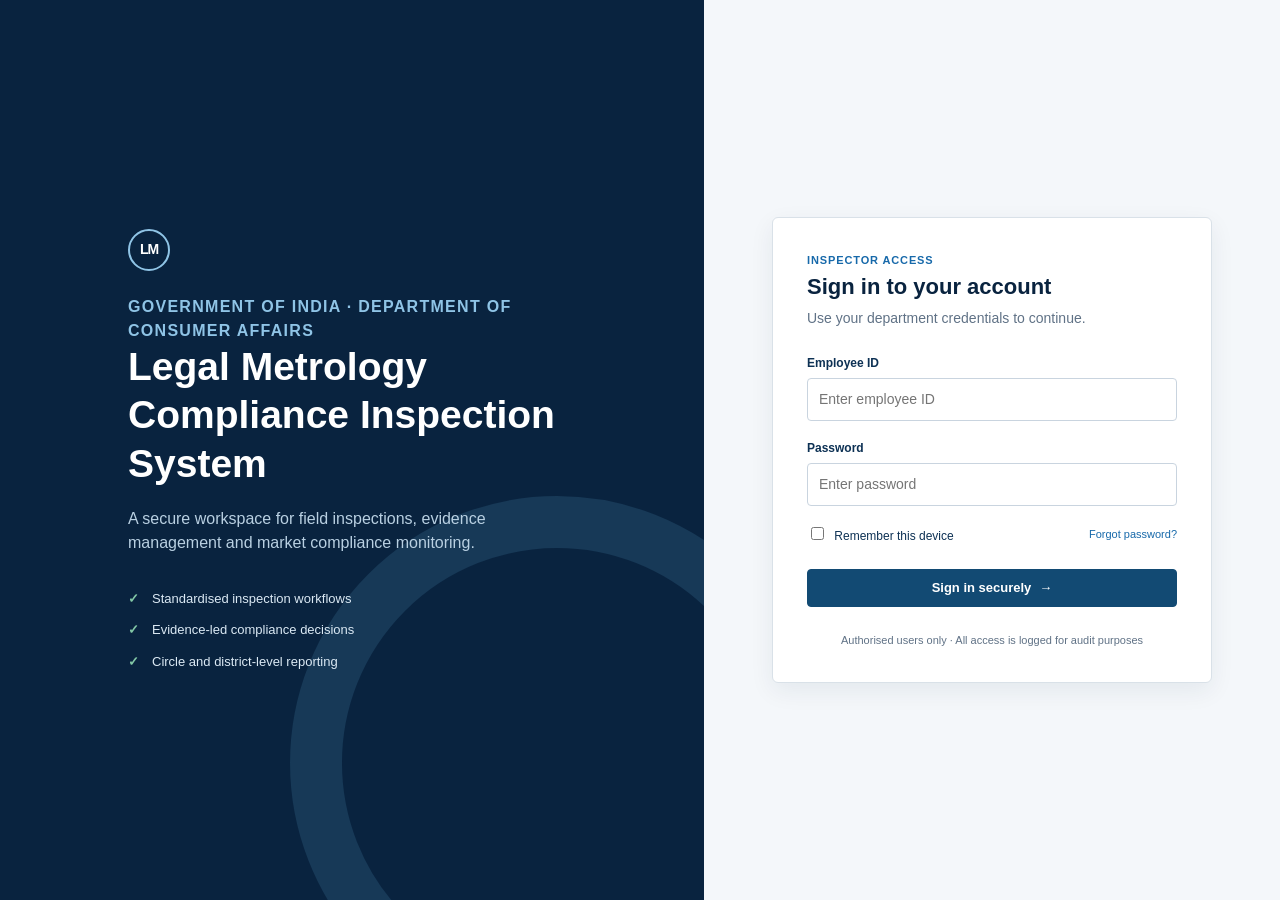
<file: index.html>
<!doctype html>
<html lang="en">
<head><meta charset="utf-8"><meta name="viewport" content="width=device-width, initial-scale=1"><title>Inspector Login | Legal Metrology</title><link rel="stylesheet" href="css/style.css"></head>
<body>
  <div class="login-page">
    <section class="login-intro">
      <div class="login-copy">
        <div class="brand-mark" aria-hidden="true">LM</div>
        <p class="eyebrow" style="color:#8fc4e6">Government of India · Department of Consumer Affairs</p>
        <h1>Legal Metrology<br>Compliance Inspection System</h1>
        <p>A secure workspace for field inspections, evidence management and market compliance monitoring.</p>
        <div class="login-points"><span>Standardised inspection workflows</span><span>Evidence-led compliance decisions</span><span>Circle and district-level reporting</span></div>
      </div>
    </section>
    <section class="login-panel">
      <form class="card login-card" onsubmit="event.preventDefault(); window.location.href='dashboard.html'">
        <p class="eyebrow">Inspector access</p><h2>Sign in to your account</h2><p class="heading-note">Use your department credentials to continue.</p>
        <div class="field"><label for="employee-id">Employee ID</label><input id="employee-id" type="text" placeholder="Enter employee ID" required></div>
        <div class="field mt-18"><label for="password">Password</label><input id="password" type="password" placeholder="Enter password" required></div>
        <div class="mt-18" style="display:flex;align-items:center;justify-content:space-between;gap:10px"><label style="font-weight:500"><input type="checkbox" style="width:auto;margin-right:7px"> Remember this device</label><a class="small" href="#" style="color:var(--blue-600)">Forgot password?</a></div>
        <button class="btn btn-primary" style="width:100%;margin-top:24px" type="submit">Sign in securely <span aria-hidden="true">→</span></button>
        <div class="login-footer">Authorised users only · All access is logged for audit purposes</div>
      </form>
    </section>
  </div>
</body>
</html>
</file>
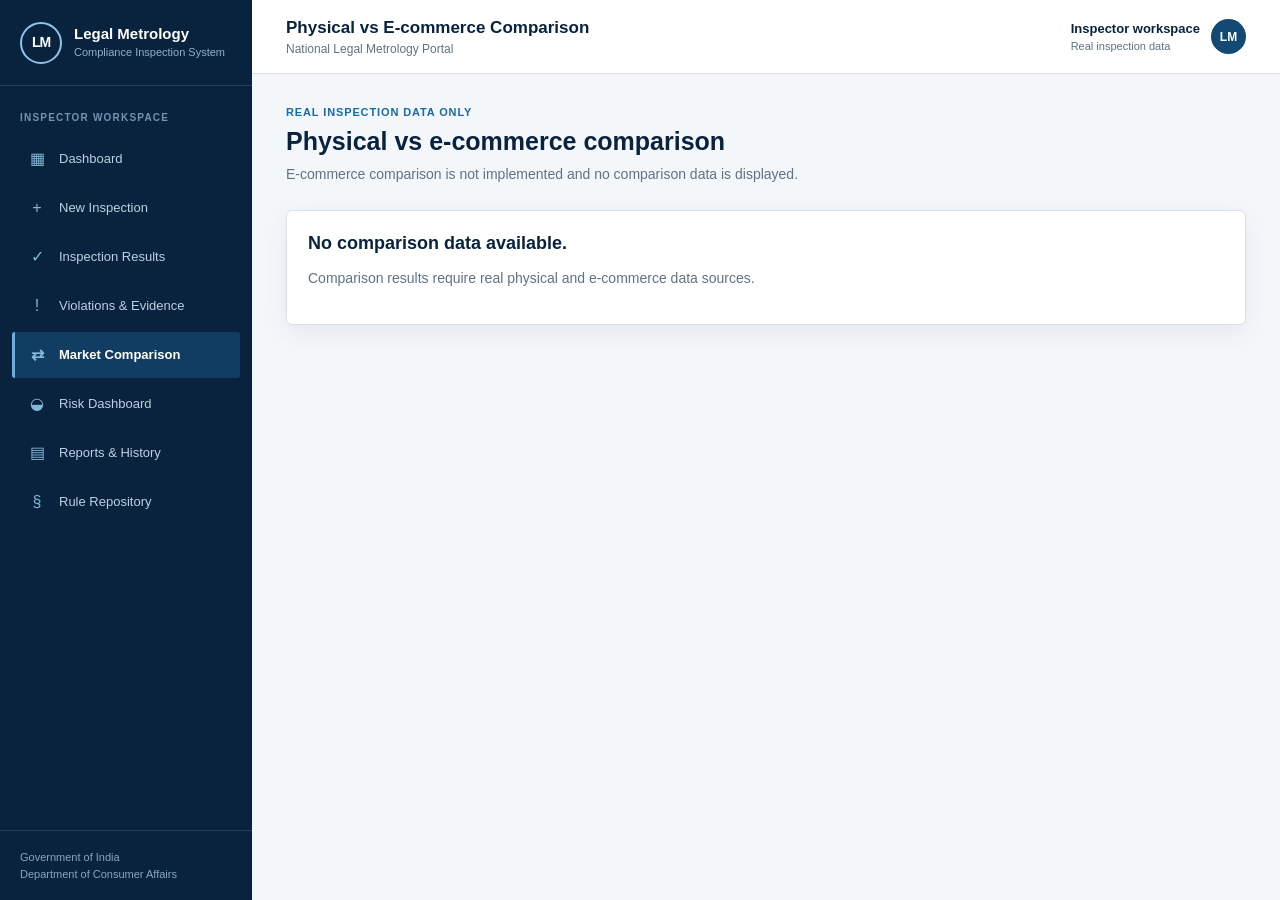
<file: comparison.html>
<!doctype html>
<html lang="en"><head><meta charset="utf-8"><meta name="viewport" content="width=device-width, initial-scale=1"><title>Market Comparison | Legal Metrology</title><link rel="stylesheet" href="css/style.css"></head><body data-page="comparison" data-title="Physical vs E-commerce Comparison"><div data-content>
<div class="page-heading"><div><p class="eyebrow">Real inspection data only</p><h1>Physical vs e-commerce comparison</h1><p class="heading-note">E-commerce comparison is not implemented and no comparison data is displayed.</p></div></div>
<section class="card"><div class="card-pad"><h2>No comparison data available.</h2><p class="muted">Comparison results require real physical and e-commerce data sources.</p></div></section>
</div><script src="js/common.js"></script></body></html>
</file>
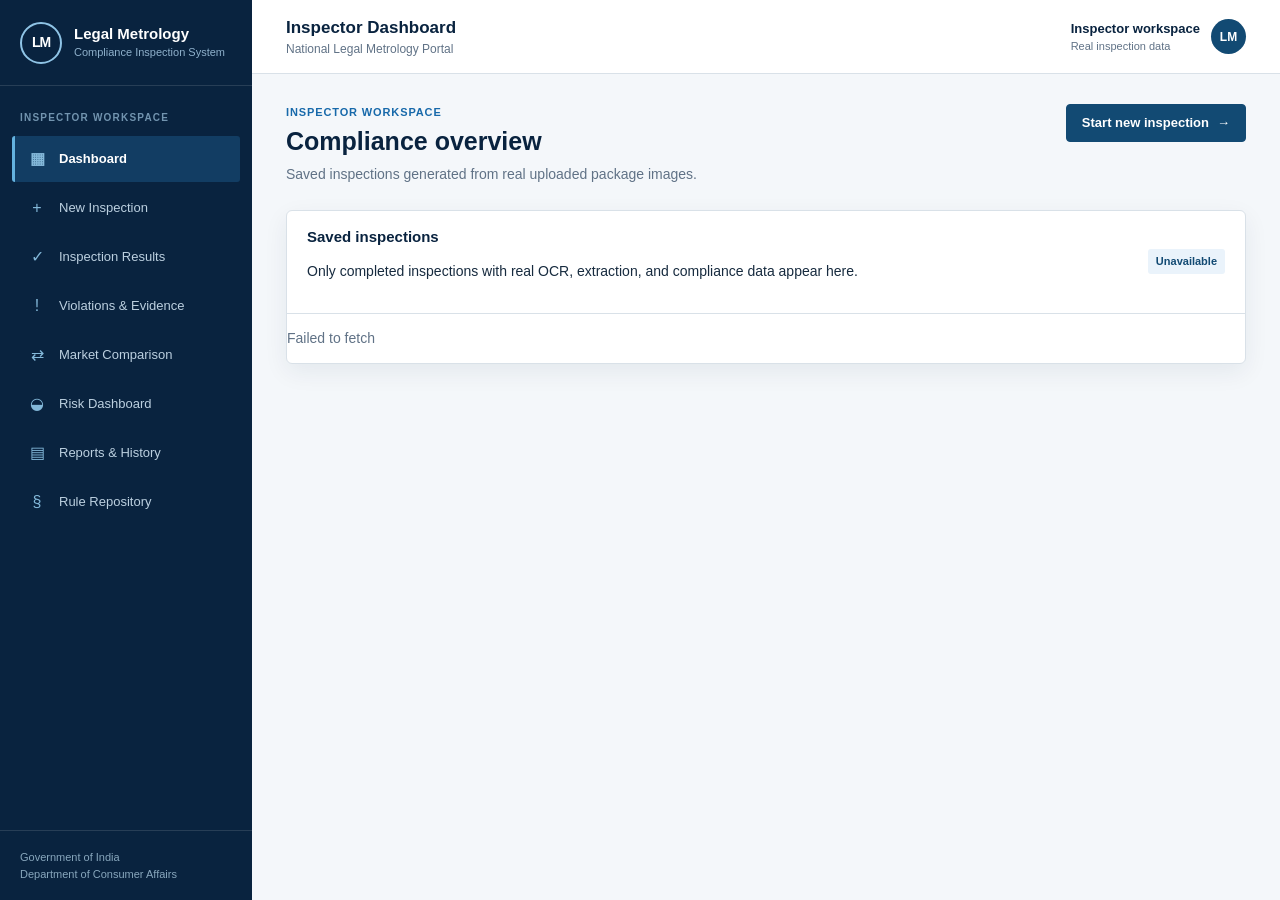
<file: dashboard.html>
<!doctype html>
<html lang="en"><head><meta charset="utf-8"><meta name="viewport" content="width=device-width, initial-scale=1"><title>Dashboard | Legal Metrology</title><link rel="stylesheet" href="css/style.css"></head><body data-page="dashboard" data-title="Inspector Dashboard"><div data-content>
<div class="page-heading"><div><p class="eyebrow">Inspector workspace</p><h1>Compliance overview</h1><p class="heading-note">Saved inspections generated from real uploaded package images.</p></div><div class="actions"><a class="btn btn-primary" href="inspection.html">Start new inspection <span aria-hidden="true">→</span></a></div></div>
<section class="card"><div class="card-header"><div><h2>Saved inspections</h2><p class="section-note">Only completed inspections with real OCR, extraction, and compliance data appear here.</p></div><span id="inspectionCount" class="badge badge-neutral">Loading...</span></div><div class="table-wrap" id="inspectionTable"><p class="muted">Loading saved inspections...</p></div></section>
</div><script src="js/common.js"></script><script>
document.addEventListener('DOMContentLoaded', async () => {
  const table = document.getElementById('inspectionTable');
  const count = document.getElementById('inspectionCount');
  try {
    const response = await fetch(`${window.API_BASE_URL}/api/inspections`);
    const payload = await response.json();
    if (!response.ok) throw new Error(payload.detail || `Unable to load inspections (${response.status})`);
    const inspections = payload.inspections || [];
    count.textContent = `${inspections.length} saved`;
    if (!inspections.length) {
      table.innerHTML = '<p class="muted">No inspections have been completed yet.</p>';
      return;
    }
    table.innerHTML = `<table><thead><tr><th>Inspection ID</th><th>Product</th><th>Manufacturer</th><th>Date</th><th>Status</th><th>Score</th><th>Actions</th></tr></thead><tbody>${inspections.map(renderInspection).join('')}</tbody></table>`;
    table.querySelectorAll('[data-delete-id]').forEach(button => button.addEventListener('click', () => deleteInspection(button.dataset.deleteId)));
  } catch (error) {
    count.textContent = 'Unavailable';
    table.innerHTML = `<p class="muted">${escapeHtml(error.message)}</p>`;
  }

});

function escapeHtml(value) { return String(value ?? '').replace(/[&<>'"]/g, character => ({ '&': '&amp;', '<': '&lt;', '>': '&gt;', "'": '&#39;', '"': '&quot;' }[character])); }

function renderInspection(inspection) {
  const statusClass = inspectionStatusClass(inspection.overall_status);
  const score = inspection.compliance_score == null ? 'Unavailable' : `${Number(inspection.compliance_score)}%`;
  const analysis = `result.html?inspectionId=${encodeURIComponent(inspection.inspection_id)}`;
  return `<tr><td><strong>${escapeHtml(inspection.inspection_id)}</strong></td><td>${escapeHtml(inspection.product_name)}</td><td>${escapeHtml(inspection.manufacturer)}</td><td>${escapeHtml(inspection.inspection_date)}</td><td><span class="badge ${statusClass}">${escapeHtml(inspection.overall_status || 'Unavailable')}</span></td><td>${score}</td><td><a class="btn" href="${analysis}">View Analysis</a> <button class="btn" type="button" data-delete-id="${escapeHtml(inspection.inspection_id)}">Delete</button></td></tr>`;
}

function inspectionStatusClass(status) {
  if (status === 'COMPLIANT') return 'badge-success';
  if (status === 'NON_COMPLIANT') return 'badge-danger';
  return 'badge-warning';
}

async function deleteInspection(inspectionId) {
  if (!window.confirm(`Delete inspection ${inspectionId}?`)) return;
  const response = await fetch(`${window.API_BASE_URL}/api/inspections/${encodeURIComponent(inspectionId)}`, { method: 'DELETE' });
  const payload = await response.json().catch(() => ({}));
  if (!response.ok) {
    window.alert(payload.detail || `Delete failed (${response.status})`);
    return;
  }
  window.location.reload();
}
</script></body></html>
</file>
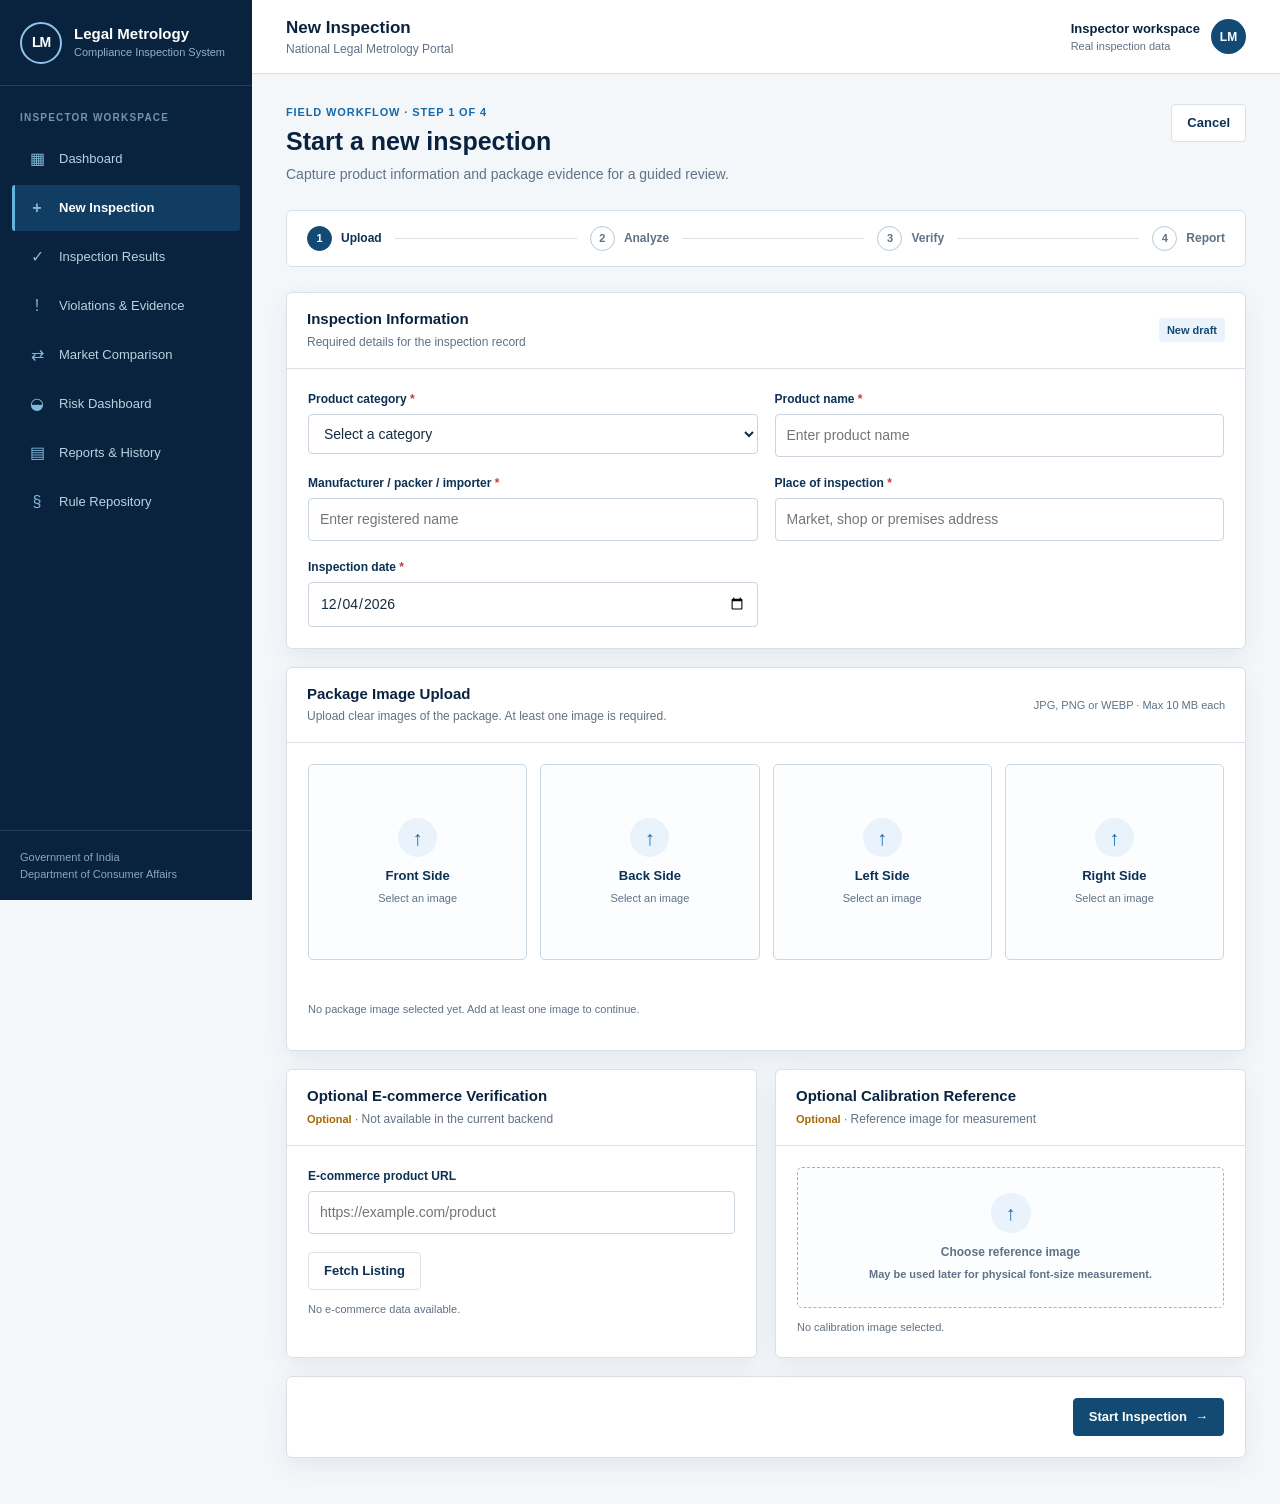
<file: inspection.html>
<!doctype html>
<html lang="en">
<head>
  <meta charset="utf-8">
  <meta name="viewport" content="width=device-width, initial-scale=1">
  <title>New Inspection | Legal Metrology</title>
  <link rel="stylesheet" href="css/style.css">
  <style>
    .inspection-workflow { display: flex; align-items: center; gap: 0; margin-bottom: 25px; padding: 15px 20px; border: 1px solid var(--line); border-radius: var(--radius); background: #fff; }
    .workflow-step { display: flex; align-items: center; gap: 9px; color: var(--muted); font-size: 12px; font-weight: 700; white-space: nowrap; }
    .workflow-step.current { color: var(--navy-900); }
    .workflow-number { width: 25px; height: 25px; display: grid; place-items: center; border: 1px solid #b8c8d5; border-radius: 50%; background: #fff; font-size: 11px; }
    .workflow-step.current .workflow-number { color: #fff; border-color: var(--navy-800); background: var(--navy-800); }
    .workflow-line { height: 1px; flex: 1; min-width: 18px; margin: 0 13px; background: var(--line); }
    .inspection-card { height: 100%; }
    .required::after { content: " *"; color: var(--red); }
    .section-note { margin: 4px 0 0; color: var(--muted); font-size: 12px; }
    .upload-grid { display: grid; grid-template-columns: repeat(4, minmax(0, 1fr)); gap: 13px; }
    .package-upload { position: relative; min-height: 194px; overflow: hidden; border: 1px solid #c9d7e2; border-radius: 5px; background: #fbfdfe; }
    .package-upload.has-file { border-color: var(--green); background: #f7fcf9; }
    .package-upload.drag-over { border-color: var(--blue-600); background: var(--blue-100); }
    .upload-trigger { min-height: 194px; width: 100%; display: grid; place-items: center; padding: 17px 10px; border: 0; color: var(--muted); background: transparent; text-align: center; }
    .upload-trigger:hover { color: var(--navy-900); background: var(--blue-100); }
    .upload-trigger:focus-visible, .upload-action:focus-visible, .remove-image:focus-visible { outline: 3px solid rgba(23,105,170,.25); outline-offset: -3px; }
    .upload-icon { width: 39px; height: 39px; display: grid; place-items: center; margin: 0 auto 9px; border-radius: 50%; color: var(--blue-600); background: var(--blue-100); font-size: 20px; }
    .upload-title { display: block; color: var(--navy-900); font-size: 13px; font-weight: 700; }
    .upload-help { display: block; margin-top: 4px; font-size: 11px; }
    .upload-preview { position: absolute; inset: 0; display: none; background: #eff5f8; }
    .package-upload.has-file .upload-preview { display: block; }
    .upload-preview img { width: 100%; height: 100%; display: block; object-fit: cover; }
    .preview-footer { position: absolute; right: 0; bottom: 0; left: 0; display: flex; align-items: center; justify-content: space-between; gap: 6px; padding: 8px; color: #fff; background: rgba(9,35,63,.9); }
    .preview-name { min-width: 0; overflow: hidden; font-size: 10px; text-overflow: ellipsis; white-space: nowrap; }
    .preview-controls { display: flex; gap: 5px; flex-shrink: 0; }
    .upload-action, .remove-image { padding: 4px 6px; border: 1px solid rgba(255,255,255,.55); border-radius: 3px; color: #fff; background: transparent; font-size: 10px; }
    .upload-action:hover, .remove-image:hover { background: rgba(255,255,255,.17); }
    .upload-error { min-height: 17px; margin: 6px 1px 0; color: var(--red); font-size: 11px; }
    .optional-tag { color: var(--amber); font-size: 11px; font-weight: 700; }
    .info-icon { display: inline-grid; place-items: center; width: 16px; height: 16px; margin-right: 4px; border-radius: 50%; color: var(--blue-600); background: var(--blue-100); font-size: 10px; font-weight: 700; }
    .processing-note { display: none; margin-top: 13px; color: var(--navy-800); font-size: 12px; }
    .processing-note.visible { display: block; }
    .spinner { width: 14px; height: 14px; display: inline-block; border: 2px solid rgba(255,255,255,.45); border-top-color: #fff; border-radius: 50%; animation: spin .7s linear infinite; }
    @keyframes spin { to { transform: rotate(360deg); } }
    @media (max-width: 1050px) { .upload-grid { grid-template-columns: repeat(2, minmax(0, 1fr)); } }
    @media (max-width: 760px) { .inspection-workflow { align-items: flex-start; overflow-x: auto; padding: 13px 14px; } .workflow-step { flex-direction: column; gap: 4px; font-size: 10px; } .workflow-line { min-width: 20px; margin-top: 12px; } .upload-grid { grid-template-columns: 1fr 1fr; gap: 10px; } .package-upload, .upload-trigger { min-height: 155px; } .upload-help { display: none; } .preview-footer { display: block; } .preview-controls { margin-top: 5px; } }
  </style>
</head>
<body data-page="inspection" data-title="New Inspection">
  <div data-content>
    <div class="page-heading">
      <div>
        <p class="eyebrow">Field workflow · Step 1 of 4</p>
        <h1>Start a new inspection</h1>
        <p class="heading-note">Capture product information and package evidence for a guided review.</p>
      </div>
      <div class="actions"><a class="btn" href="dashboard.html">Cancel</a></div>
    </div>

    <nav class="inspection-workflow" aria-label="Inspection workflow">
      <div class="workflow-step current"><span class="workflow-number">1</span><span>Upload</span></div><span class="workflow-line"></span>
      <div class="workflow-step"><span class="workflow-number">2</span><span>Analyze</span></div><span class="workflow-line"></span>
      <div class="workflow-step"><span class="workflow-number">3</span><span>Verify</span></div><span class="workflow-line"></span>
      <div class="workflow-step"><span class="workflow-number">4</span><span>Report</span></div>
    </nav>

    <form id="inspectionForm" novalidate>
      <section class="card inspection-card">
        <div class="card-header"><div><h2>Inspection Information</h2><p class="section-note">Required details for the inspection record</p></div><span class="badge badge-neutral">New draft</span></div>
        <div class="card-pad"><div class="form-grid">
          <div class="field"><label class="required" for="productCategory">Product category</label><select id="productCategory" required><option value="">Select a category</option><option>Packaged commodities</option><option>Weights and measures</option><option>Retail goods</option><option>E-commerce product</option><option>Other</option></select></div>
          <div class="field"><label class="required" for="productName">Product name</label><input id="productName" required placeholder="Enter product name"></div>
          <div class="field"><label class="required" for="manufacturer">Manufacturer / packer / importer</label><input id="manufacturer" required placeholder="Enter registered name"></div>
          <div class="field"><label class="required" for="inspectionPlace">Place of inspection</label><input id="inspectionPlace" required placeholder="Market, shop or premises address"></div>
          <div class="field"><label class="required" for="inspectionDate">Inspection date</label><input id="inspectionDate" type="date" required></div>
        </div></div>
      </section>

      <section class="card inspection-card mt-18">
        <div class="card-header"><div><h2>Package Image Upload</h2><p class="section-note">Upload clear images of the package. At least one image is required.</p></div><span class="small muted">JPG, PNG or WEBP · Max 10 MB each</span></div>
        <div class="card-pad"><div class="upload-grid">
          <div><div class="package-upload" data-upload-card="front"><button class="upload-trigger" type="button" aria-label="Select front side package image"><span><span class="upload-icon" aria-hidden="true">↑</span><span class="upload-title">Front Side</span><span class="upload-help">Select an image</span></span></button><input class="image-input" type="file" accept="image/jpeg,image/png,image/webp" hidden aria-label="Front side package image"><div class="upload-preview"><img alt="Front side package preview"><div class="preview-footer"><span class="preview-name"></span><span class="preview-controls"><button class="upload-action" type="button">Replace</button><button class="remove-image" type="button">Remove</button></span></div></div></div><div class="upload-error" aria-live="polite"></div></div>
          <div><div class="package-upload" data-upload-card="back"><button class="upload-trigger" type="button" aria-label="Select back side package image"><span><span class="upload-icon" aria-hidden="true">↑</span><span class="upload-title">Back Side</span><span class="upload-help">Select an image</span></span></button><input class="image-input" type="file" accept="image/jpeg,image/png,image/webp" hidden aria-label="Back side package image"><div class="upload-preview"><img alt="Back side package preview"><div class="preview-footer"><span class="preview-name"></span><span class="preview-controls"><button class="upload-action" type="button">Replace</button><button class="remove-image" type="button">Remove</button></span></div></div></div><div class="upload-error" aria-live="polite"></div></div>
          <div><div class="package-upload" data-upload-card="left"><button class="upload-trigger" type="button" aria-label="Select left side package image"><span><span class="upload-icon" aria-hidden="true">↑</span><span class="upload-title">Left Side</span><span class="upload-help">Select an image</span></span></button><input class="image-input" type="file" accept="image/jpeg,image/png,image/webp" hidden aria-label="Left side package image"><div class="upload-preview"><img alt="Left side package preview"><div class="preview-footer"><span class="preview-name"></span><span class="preview-controls"><button class="upload-action" type="button">Replace</button><button class="remove-image" type="button">Remove</button></span></div></div></div><div class="upload-error" aria-live="polite"></div></div>
          <div><div class="package-upload" data-upload-card="right"><button class="upload-trigger" type="button" aria-label="Select right side package image"><span><span class="upload-icon" aria-hidden="true">↑</span><span class="upload-title">Right Side</span><span class="upload-help">Select an image</span></span></button><input class="image-input" type="file" accept="image/jpeg,image/png,image/webp" hidden aria-label="Right side package image"><div class="upload-preview"><img alt="Right side package preview"><div class="preview-footer"><span class="preview-name"></span><span class="preview-controls"><button class="upload-action" type="button">Replace</button><button class="remove-image" type="button">Remove</button></span></div></div></div><div class="upload-error" aria-live="polite"></div></div>
        </div><p id="imageRequirement" class="small muted mt-18" aria-live="polite">No package image selected yet. Add at least one image to continue.</p></div>
      </section>

      <section class="grid grid-2 mt-18">
        <div class="card inspection-card"><div class="card-header"><div><h2>Optional E-commerce Verification</h2><p class="section-note"><span class="optional-tag">Optional</span> · Not available in the current backend</p></div></div><div class="card-pad"><div class="field"><label for="listingUrl">E-commerce product URL</label><input id="listingUrl" type="url" placeholder="https://example.com/product"></div><button id="fetchListing" class="btn mt-18" type="button">Fetch Listing</button><p id="listingMessage" class="small muted" aria-live="polite">No e-commerce data available.</p></div></div>
        <div class="card inspection-card"><div class="card-header"><div><h2>Optional Calibration Reference</h2><p class="section-note"><span class="optional-tag">Optional</span> · Reference image for measurement</p></div></div><div class="card-pad"><label class="empty-upload" for="calibrationImage" style="min-height:132px;cursor:pointer"><span><span class="upload-symbol">↑</span><strong>Choose reference image</strong><span class="small muted" style="display:block;margin-top:5px">May be used later for physical font-size measurement.</span></span></label><input id="calibrationImage" type="file" accept="image/jpeg,image/png,image/webp" hidden><p id="calibrationName" class="small muted mb-0" aria-live="polite">No calibration image selected.</p></div></div>
      </section>

      <section class="card mt-18"><div class="card-pad"><div class="actions"><button id="startInspection" class="btn btn-primary" type="button">Start Inspection <span aria-hidden="true">→</span></button></div><p id="processingNote" class="processing-note" aria-live="polite"></p></div></section>
    </form>
  </div>

  <script src="js/common.js"></script>
  <script>
    window.addEventListener('load', () => {
      const form = document.getElementById('inspectionForm');
      const imageCards = [...document.querySelectorAll('[data-upload-card]')];
      const dateInput = document.getElementById('inspectionDate');
      const processingNote = document.getElementById('processingNote');
      const startButton = document.getElementById('startInspection');
      const imageRequirement = document.getElementById('imageRequirement');
      const objectUrls = new Map();

      const today = new Date();
      const localDate = `${today.getFullYear()}-${String(today.getMonth() + 1).padStart(2, '0')}-${String(today.getDate()).padStart(2, '0')}`;
      dateInput.value = localDate;

      const updateImageRequirement = () => {
        const selected = imageCards.filter(card => card.querySelector('.image-input').files.length > 0).length;
        const imageWord = selected === 1 ? 'image' : 'images';
        imageRequirement.textContent = selected ? `${selected} package ${imageWord} selected.` : 'No package image selected yet. Add at least one image to continue.';
        imageRequirement.style.color = selected ? 'var(--green)' : 'var(--muted)';
      };

      imageCards.forEach(card => {
        const input = card.querySelector('.image-input');
        const trigger = card.querySelector('.upload-trigger');
        const preview = card.querySelector('.upload-preview');
        const previewImage = preview.querySelector('img');
        const previewName = preview.querySelector('.preview-name');
        const uploadError = card.parentElement.querySelector('.upload-error');
        const chooseFile = () => input.click();

        trigger.addEventListener('click', chooseFile);
        preview.querySelector('.upload-action').addEventListener('click', chooseFile);
        preview.querySelector('.remove-image').addEventListener('click', () => {
          if (objectUrls.has(input)) URL.revokeObjectURL(objectUrls.get(input));
          objectUrls.delete(input);
          input.value = '';
          card.classList.remove('has-file');
          previewImage.removeAttribute('src');
          previewName.textContent = '';
          uploadError.textContent = '';
          updateImageRequirement();
        });
        input.addEventListener('change', () => {
          const file = input.files[0];
          uploadError.textContent = '';
          if (!file) return;
          if (file.size > 10 * 1024 * 1024) {
            uploadError.textContent = 'File exceeds the 10 MB limit.';
            input.value = '';
            return;
          }
          if (objectUrls.has(input)) URL.revokeObjectURL(objectUrls.get(input));
          const url = URL.createObjectURL(file);
          objectUrls.set(input, url);
          previewImage.src = url;
          previewName.textContent = file.name;
          card.classList.add('has-file');
          updateImageRequirement();
        });
        ['dragenter', 'dragover'].forEach(eventName => card.addEventListener(eventName, event => { event.preventDefault(); card.classList.add('drag-over'); }));
        ['dragleave', 'drop'].forEach(eventName => card.addEventListener(eventName, event => { event.preventDefault(); card.classList.remove('drag-over'); }));
        card.addEventListener('drop', event => {
          const file = event.dataTransfer.files[0];
          if (!file) return;
          const transfer = new DataTransfer();
          transfer.items.add(file);
          input.files = transfer.files;
          input.dispatchEvent(new Event('change'));
        });
      });

      document.getElementById('calibrationImage').addEventListener('change', event => {
        const file = event.target.files[0];
        document.getElementById('calibrationName').textContent = file ? `Selected: ${file.name}` : 'No calibration image selected.';
      });

      document.getElementById('fetchListing').addEventListener('click', () => {
        const message = document.getElementById('listingMessage');
        message.textContent = 'No e-commerce data available.';
        message.style.color = 'var(--muted)';
      });

      const selectedImages = () => imageCards
        .map(card => card.querySelector('.image-input').files[0])
        .filter(Boolean);

      const readResponse = async response => {
        const payload = await response.json().catch(() => ({}));
        if (!response.ok) {
          throw new Error(payload.detail || `Request failed (${response.status})`);
        }
        return payload;
      };

      startButton.addEventListener('click', async event => {
        event.preventDefault();
        const images = selectedImages();
        const hasImage = images.length > 0;
        if (!form.checkValidity()) { form.reportValidity(); return; }
        if (!hasImage) {
          imageRequirement.textContent = 'Add at least one package image before starting the inspection.';
          imageRequirement.style.color = 'var(--red)';
          imageCards[0].querySelector('.upload-trigger').focus();
          return;
        }
        startButton.disabled = true;
        startButton.innerHTML = '<span class="spinner" aria-hidden="true"></span> Starting inspection';
        processingNote.classList.add('visible');

        try {
          processingNote.textContent = 'Uploading...';
          const formData = new FormData();
          formData.append('product_category', document.getElementById('productCategory').value);
          formData.append('product_name', document.getElementById('productName').value);
          formData.append('manufacturer', document.getElementById('manufacturer').value);
          formData.append('inspection_place', document.getElementById('inspectionPlace').value);
          formData.append('inspection_date', document.getElementById('inspectionDate').value);
          images.forEach(image => formData.append('images', image, image.name));

          const inspection = await readResponse(await fetch(`${window.API_BASE_URL}/api/inspections`, {
            method: 'POST',
            body: formData,
          }));

          processingNote.textContent = 'Running OCR...';
          const ocrData = new FormData();
          ocrData.append('image', images[0], images[0].name);
          const ocrResult = await readResponse(await fetch(
            `${window.API_BASE_URL}/api/inspections/${encodeURIComponent(inspection.inspection_id)}/ocr`,
            { method: 'POST', body: ocrData },
          ));

          sessionStorage.setItem(`ocr:${inspection.inspection_id}`, JSON.stringify(ocrResult));
          sessionStorage.setItem('currentInspectionId', inspection.inspection_id);
          processingNote.textContent = 'OCR completed';
          window.location.href = `result.html?inspectionId=${encodeURIComponent(inspection.inspection_id)}`;
        } catch (error) {
          processingNote.textContent = `Unable to complete inspection: ${error.message}`;
          processingNote.style.color = 'var(--red)';
          startButton.disabled = false;
          startButton.innerHTML = 'Start Inspection <span aria-hidden="true">→</span>';
        }
      });
    });
  </script>
</body>
</html>
</file>
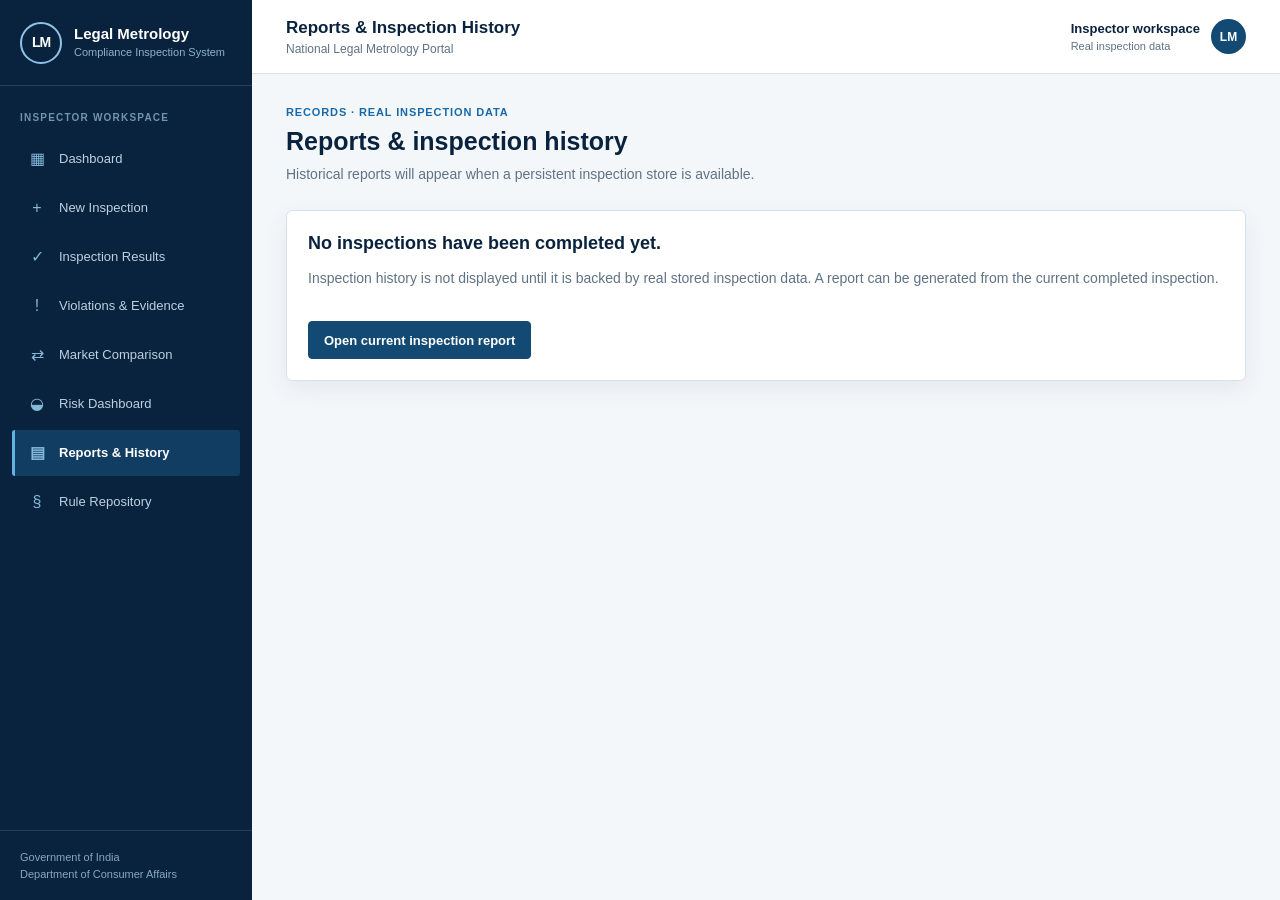
<file: reports.html>
<!doctype html>
<html lang="en"><head><meta charset="utf-8"><meta name="viewport" content="width=device-width, initial-scale=1"><title>Reports & History | Legal Metrology</title><link rel="stylesheet" href="css/style.css"></head><body data-page="reports" data-title="Reports & Inspection History"><div data-content>
<div class="page-heading"><div><p class="eyebrow">Records · Real inspection data</p><h1>Reports & inspection history</h1><p class="heading-note">Historical reports will appear when a persistent inspection store is available.</p></div></div>
<section class="card"><div class="card-pad"><h2>No inspections have been completed yet.</h2><p class="muted">Inspection history is not displayed until it is backed by real stored inspection data. A report can be generated from the current completed inspection.</p><a id="currentReport" class="btn btn-primary mt-18" hidden>Open current inspection report</a></div></section>
</div><script src="js/common.js"></script>
<script>
document.addEventListener('DOMContentLoaded', () => {
	const inspectionId = new URLSearchParams(window.location.search).get('inspectionId') || sessionStorage.getItem('currentInspectionId');
	const link = document.getElementById('currentReport');
	if (inspectionId) {
		link.hidden = false;
		link.href = `result.html?inspectionId=${encodeURIComponent(inspectionId)}`;
	}
});
</script>
</body></html>
</file>
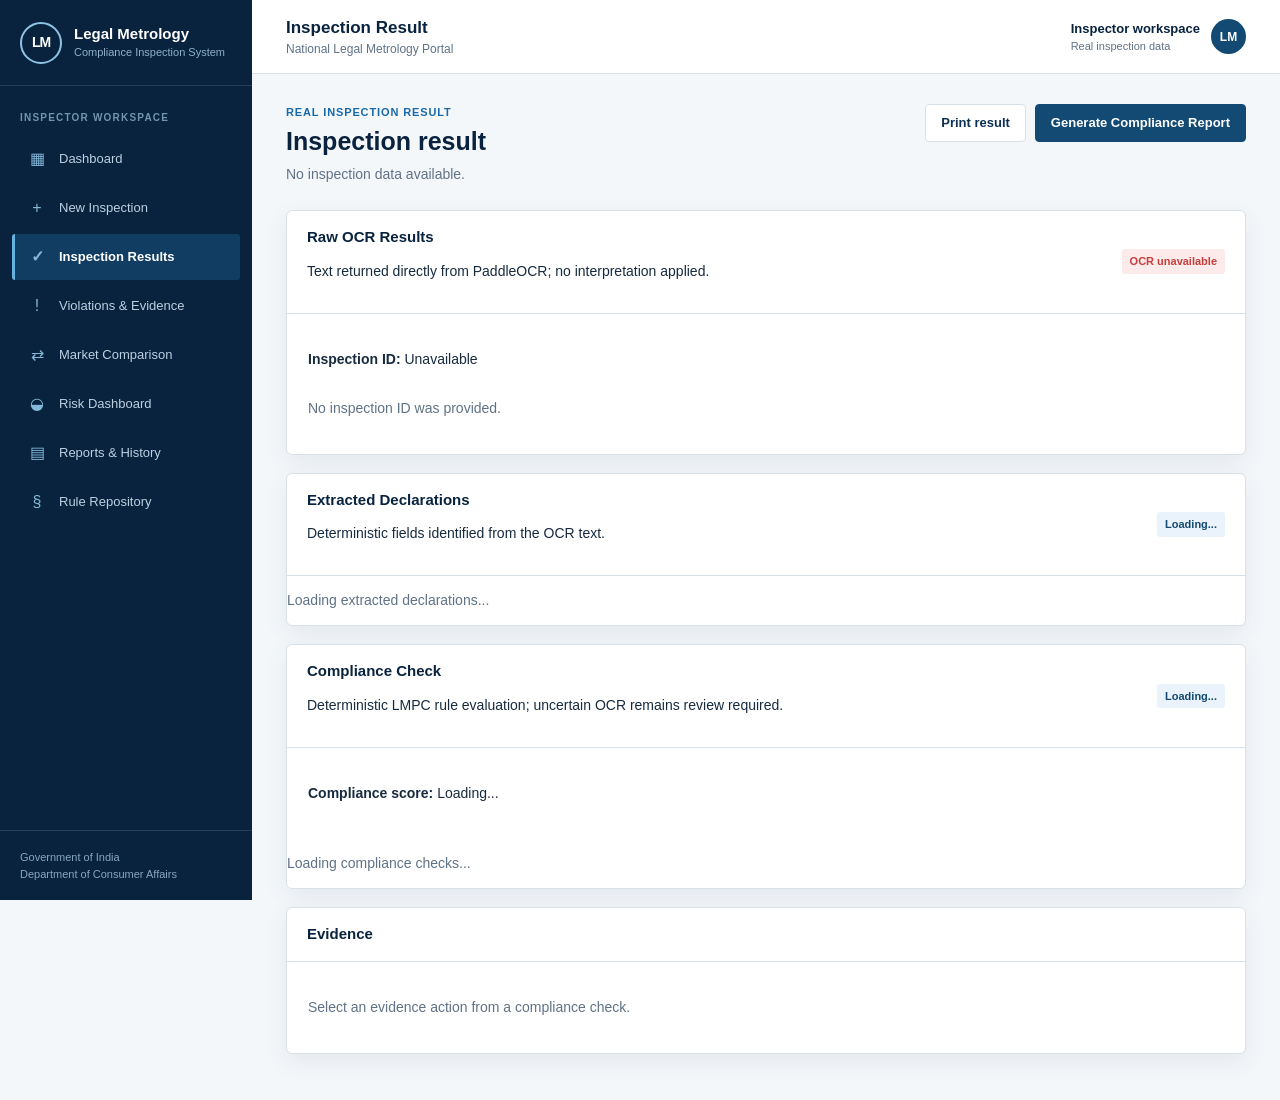
<file: result.html>
<!doctype html>
<html lang="en"><head><meta charset="utf-8"><meta name="viewport" content="width=device-width, initial-scale=1"><title>Inspection Result | Legal Metrology</title><link rel="stylesheet" href="css/style.css"></head><body data-page="result" data-title="Inspection Result"><div data-content>
<div class="page-heading"><div><p class="eyebrow">Real inspection result</p><h1>Inspection result</h1><p class="heading-note" id="inspectionContext">Loading inspection data...</p></div><div class="actions"><button class="btn" data-action="print">Print result</button><button class="btn btn-primary" id="generateReport" type="button">Generate Compliance Report</button></div></div>
<section class="card mt-18" id="rawOcrResults"><div class="card-header"><div><h2>Raw OCR Results</h2><p class="section-note">Text returned directly from PaddleOCR; no interpretation applied.</p></div><span id="ocrStatus" class="badge badge-neutral">Loading...</span></div><div class="card-pad"><p><strong>Inspection ID:</strong> <span id="ocrInspectionId">Loading...</span></p><div id="ocrDetections" class="table-wrap"><p class="muted">Loading OCR results...</p></div></div></section>
<section class="card mt-18" id="extractedDeclarations"><div class="card-header"><div><h2>Extracted Declarations</h2><p class="section-note">Deterministic fields identified from the OCR text.</p></div><span id="extractionStatus" class="badge badge-neutral">Loading...</span></div><div class="table-wrap" id="declarationFields"><p class="muted">Loading extracted declarations...</p></div></section>
<section class="card mt-18" id="complianceCheck"><div class="card-header"><div><h2>Compliance Check</h2><p class="section-note">Deterministic LMPC rule evaluation; uncertain OCR remains review required.</p></div><span id="complianceStatus" class="badge badge-neutral">Loading...</span></div><div class="card-pad"><p><strong>Compliance score:</strong> <span id="complianceScore">Loading...</span></p></div><div class="table-wrap" id="complianceFields"><p class="muted">Loading compliance checks...</p></div></section>
<section class="card mt-18" id="evidencePanel"><div class="card-header"><h2>Evidence</h2></div><div class="card-pad" id="evidenceContent"><p class="muted">Select an evidence action from a compliance check.</p></div></section>
</div><script src="js/common.js"></script><script>
	document.addEventListener('DOMContentLoaded', async () => {
		const inspectionId = new URLSearchParams(window.location.search).get('inspectionId');
		const status = document.getElementById('ocrStatus');
		const id = document.getElementById('ocrInspectionId');
		const detections = document.getElementById('ocrDetections');
		const extractionStatus = document.getElementById('extractionStatus');
		const declarationFields = document.getElementById('declarationFields');
		const inspectionContext = document.getElementById('inspectionContext');
		const complianceStatus = document.getElementById('complianceStatus');
		const complianceScore = document.getElementById('complianceScore');
		const complianceFields = document.getElementById('complianceFields');
		const generateReport = document.getElementById('generateReport');
		generateReport.addEventListener('click', async () => {
			if (!inspectionId) return;
			const originalText = generateReport.textContent;
			generateReport.disabled = true;
			generateReport.textContent = 'Generating report...';
			try {
				const response = await fetch(`${window.API_BASE_URL}/api/inspections/${encodeURIComponent(inspectionId)}/report`);
				if (!response.ok) {
					const payload = await response.json().catch(() => ({}));
					throw new Error(payload.detail || `Report generation failed (${response.status})`);
				}
				const blob = await response.blob();
				const url = URL.createObjectURL(blob);
				const link = document.createElement('a');
				link.href = url;
				link.download = `${inspectionId}-compliance-report.pdf`;
				link.click();
				URL.revokeObjectURL(url);
			} catch (error) {
				window.alert(`Unable to generate report: ${error.message}`);
			} finally {
				generateReport.disabled = false;
				generateReport.textContent = originalText;
			}
		});
		id.textContent = inspectionId || 'Unavailable';
		inspectionContext.textContent = inspectionId ? `Inspection ID: ${inspectionId}` : 'No inspection data available.';
		if (!inspectionId) {
			status.textContent = 'OCR unavailable';
			status.className = 'badge badge-danger';
			detections.innerHTML = '<p class="muted">No inspection ID was provided.</p>';
			return;
		}
		try {
			const result = JSON.parse(sessionStorage.getItem(`ocr:${inspectionId}`) || 'null');
			if (!result) throw new Error('OCR result was not found in this browser session.');
			status.textContent = result.status || 'OCR completed';
			status.className = 'badge badge-success';
			const rows = (result.detections || []).map(detection => `<tr><td>${escapeHtml(detection.text || '')}</td><td>${detection.confidence == null ? 'Unavailable' : Number(detection.confidence).toFixed(3)}</td><td>${detection.bbox ? escapeHtml(JSON.stringify(detection.bbox)) : 'Unavailable'}</td></tr>`).join('');
			detections.innerHTML = rows ? `<table><thead><tr><th>Detected text</th><th>Confidence</th><th>Bounding box</th></tr></thead><tbody>${rows}</tbody></table>` : '<p class="muted">OCR completed with no detected text.</p>';
			const extractionResponse = await fetch(`${window.API_BASE_URL}/api/inspections/${encodeURIComponent(inspectionId)}/extract`, { method: 'POST' });
			const extraction = await extractionResponse.json();
			if (!extractionResponse.ok) throw new Error(extraction.detail || `Extraction failed (${extractionResponse.status})`);
			extractionStatus.textContent = extraction.status || 'Extraction completed';
			extractionStatus.className = 'badge badge-success';
			const declarationRows = Object.entries(extraction.declarations || {}).map(([field, declaration]) => declarationRow(field, declaration)).join('');
			declarationFields.innerHTML = declarationRows ? `<table><thead><tr><th>Field</th><th>Value</th><th>Confidence</th><th>Status</th></tr></thead><tbody>${declarationRows}</tbody></table>` : '<p class="muted">No declarations were returned.</p>';
			const complianceResponse = await fetch(`${window.API_BASE_URL}/api/inspections/${encodeURIComponent(inspectionId)}/compliance`, { method: 'POST' });
			const compliance = await complianceResponse.json();
			if (!complianceResponse.ok) throw new Error(compliance.detail || `Compliance check failed (${complianceResponse.status})`);
			complianceStatus.textContent = compliance.overall_status || 'Unavailable';
			complianceStatus.className = `badge ${complianceBadgeClass(compliance.overall_status)}`;
			complianceScore.textContent = `${Number(compliance.compliance_score || 0)}%`;
			const complianceRows = (compliance.checks || []).map((check, index) => complianceRow(check, index)).join('');
			complianceFields.innerHTML = complianceRows ? `<table><thead><tr><th>Field</th><th>Status</th><th>Reason</th><th>Rule ID</th><th>Rule version</th><th>Source text</th><th>Confidence</th><th>Evidence</th></tr></thead><tbody>${complianceRows}</tbody></table>` : '<p class="muted">No compliance checks were returned.</p>';
			document.querySelectorAll('[data-evidence-index]').forEach(button => button.addEventListener('click', () => showEvidence(compliance.checks[Number(button.dataset.evidenceIndex)], inspectionId)));
		} catch (error) {
			status.textContent = 'OCR unavailable';
			status.className = 'badge badge-danger';
			detections.innerHTML = `<p class="muted">${escapeHtml(error.message)}</p>`;
			extractionStatus.textContent = 'Extraction unavailable';
			extractionStatus.className = 'badge badge-danger';
			declarationFields.innerHTML = `<p class="muted">${escapeHtml(error.message)}</p>`;
			complianceStatus.textContent = 'Compliance unavailable';
			complianceStatus.className = 'badge badge-danger';
			complianceFields.innerHTML = `<p class="muted">${escapeHtml(error.message)}</p>`;
		}
	});

	function escapeHtml(value) {
		return String(value).replace(/[&<>'"]/g, character => ({ '&': '&amp;', '<': '&lt;', '>': '&gt;', "'": '&#39;', '"': '&quot;' }[character]));
	}

	function confidenceText(value) {
		return value == null ? 'Unavailable' : `${(Number(value) * 100).toFixed(1)}%`;
	}

	function declarationRow(field, declaration) {
		const statusClass = declaration.status === 'detected' ? 'badge-success' : 'badge-warning';
		return `<tr><td>${escapeHtml(field)}</td><td>${escapeHtml(declaration.value ?? 'Not detected')}</td><td>${confidenceText(declaration.confidence)}</td><td><span class="badge ${statusClass}">${escapeHtml(declaration.status || 'not_detected')}</span></td></tr>`;
	}

	function complianceRow(check, index) {
		const evidence = check.evidence_bbox ? `<button class="btn" type="button" data-evidence-index="${index}">Evidence</button>` : 'Evidence region unavailable';
		return `<tr><td>${escapeHtml(check.field_name || check.field || '')}</td><td>${escapeHtml(check.status || '')}</td><td>${escapeHtml(check.reason || '')}</td><td>${escapeHtml(check.rule_id || '')}</td><td>${escapeHtml(check.rule_version || '')}</td><td>${check.source_text ? escapeHtml(check.source_text) : 'Unavailable'}</td><td>${confidenceText(check.confidence)}</td><td>${evidence}</td></tr>`;
	}

	function complianceBadgeClass(status) {
		if (status === 'COMPLIANT') return 'badge-success';
		if (status === 'NON_COMPLIANT') return 'badge-danger';
		return 'badge-warning';
	}

	function showEvidence(check, inspectionId) {
		const content = document.getElementById('evidenceContent');
		if (!check.evidence_bbox) {
			content.innerHTML = '<p class="muted">Evidence region unavailable — manual verification required.</p>';
			return;
		}
		content.innerHTML = `<p><strong>${escapeHtml(check.field_name || check.field || '')}</strong> · ${escapeHtml(check.source_text || 'Source text unavailable')}</p><div style="position:relative;max-width:724px"><img id="evidenceImage" src="${window.API_BASE_URL}/api/inspections/${encodeURIComponent(inspectionId)}/image" alt="Uploaded inspection package" style="display:block;width:100%;height:auto"><canvas id="evidenceCanvas" style="position:absolute;inset:0;width:100%;height:100%;pointer-events:none"></canvas></div>`;
		const image = document.getElementById('evidenceImage');
		image.addEventListener('load', () => drawEvidence(image, check.evidence_bbox));
	}

	function drawEvidence(image, bbox) {
		const canvas = document.getElementById('evidenceCanvas');
		const points = Array.isArray(bbox) ? bbox.flat(Infinity) : [];
		if (points.length < 4) return;
		const coordinates = [];
		for (let index = 0; index + 1 < points.length; index += 2) coordinates.push([Number(points[index]), Number(points[index + 1])]);
		const scaleX = image.clientWidth / image.naturalWidth;
		const scaleY = image.clientHeight / image.naturalHeight;
		canvas.width = image.clientWidth;
		canvas.height = image.clientHeight;
		const context = canvas.getContext('2d');
		context.fillStyle = 'rgba(217, 91, 79, .18)';
		context.strokeStyle = '#c73c3c';
		context.lineWidth = 3;
		context.beginPath();
		coordinates.forEach(([x, y], index) => index ? context.lineTo(x * scaleX, y * scaleY) : context.moveTo(x * scaleX, y * scaleY));
		context.closePath(); context.fill(); context.stroke();
	}
</script></body></html>
</file>
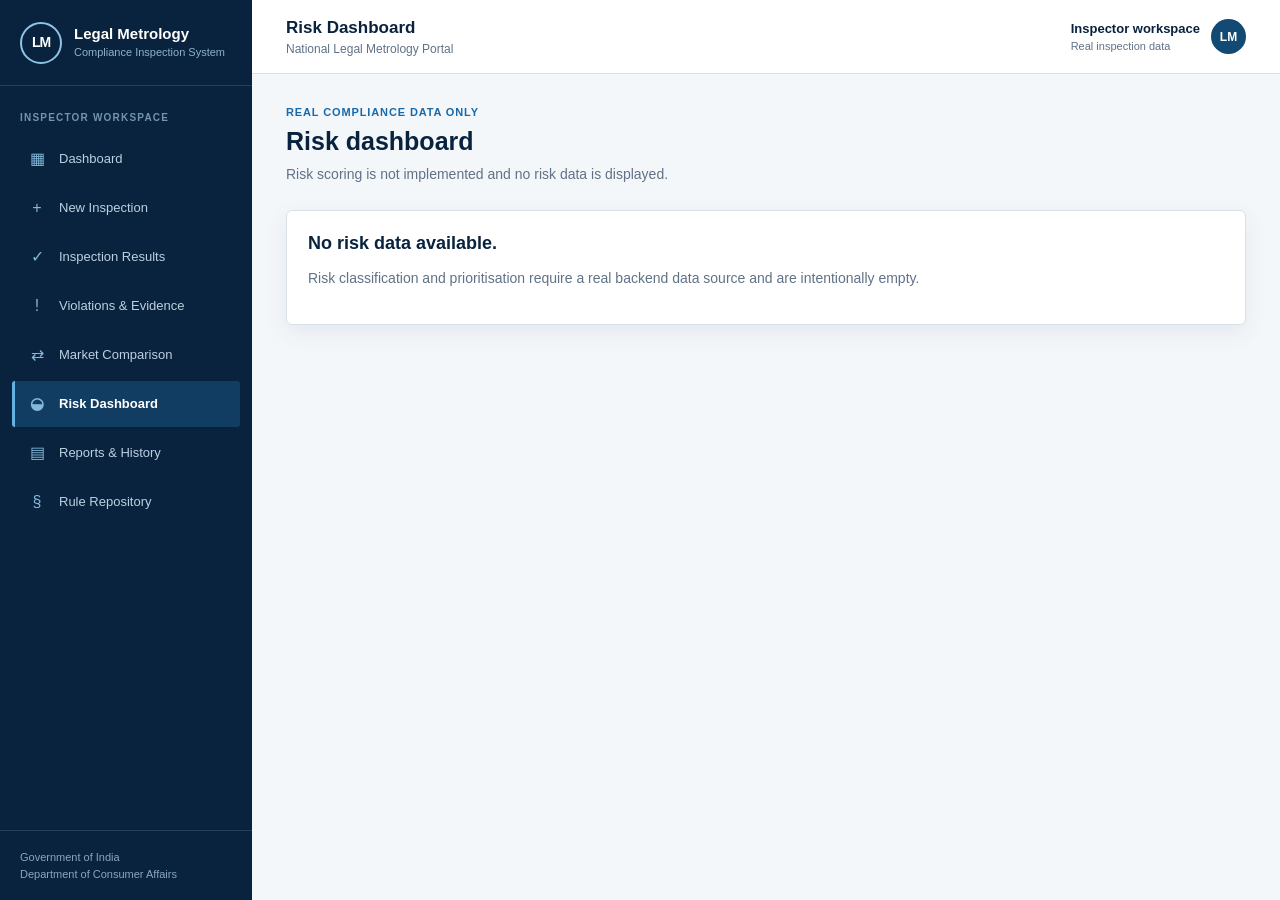
<file: risk.html>
<!doctype html>
<html lang="en"><head><meta charset="utf-8"><meta name="viewport" content="width=device-width, initial-scale=1"><title>Risk Dashboard | Legal Metrology</title><link rel="stylesheet" href="css/style.css"></head><body data-page="risk" data-title="Risk Dashboard"><div data-content>
<div class="page-heading"><div><p class="eyebrow">Real compliance data only</p><h1>Risk dashboard</h1><p class="heading-note">Risk scoring is not implemented and no risk data is displayed.</p></div></div>
<section class="card"><div class="card-pad"><h2>No risk data available.</h2><p class="muted">Risk classification and prioritisation require a real backend data source and are intentionally empty.</p></div></section>
</div><script src="js/common.js"></script></body></html>
</file>
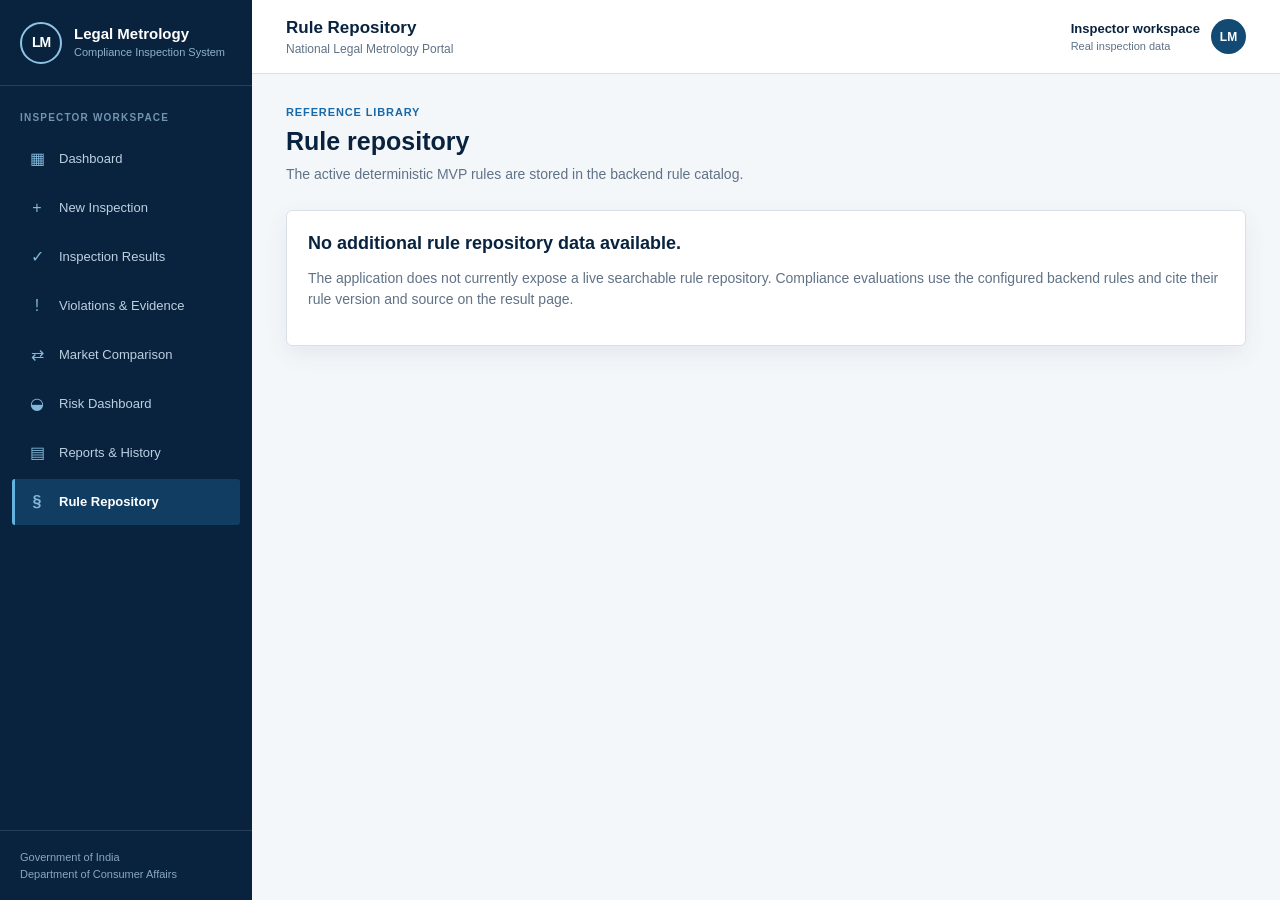
<file: rules.html>
<!doctype html>
<html lang="en"><head><meta charset="utf-8"><meta name="viewport" content="width=device-width, initial-scale=1"><title>Rule Repository | Legal Metrology</title><link rel="stylesheet" href="css/style.css"></head><body data-page="rules" data-title="Rule Repository"><div data-content>
<div class="page-heading"><div><p class="eyebrow">Reference library</p><h1>Rule repository</h1><p class="heading-note">The active deterministic MVP rules are stored in the backend rule catalog.</p></div></div>
<section class="card"><div class="card-pad"><h2>No additional rule repository data available.</h2><p class="muted">The application does not currently expose a live searchable rule repository. Compliance evaluations use the configured backend rules and cite their rule version and source on the result page.</p></div></section>
</div><script src="js/common.js"></script></body></html>
</file>
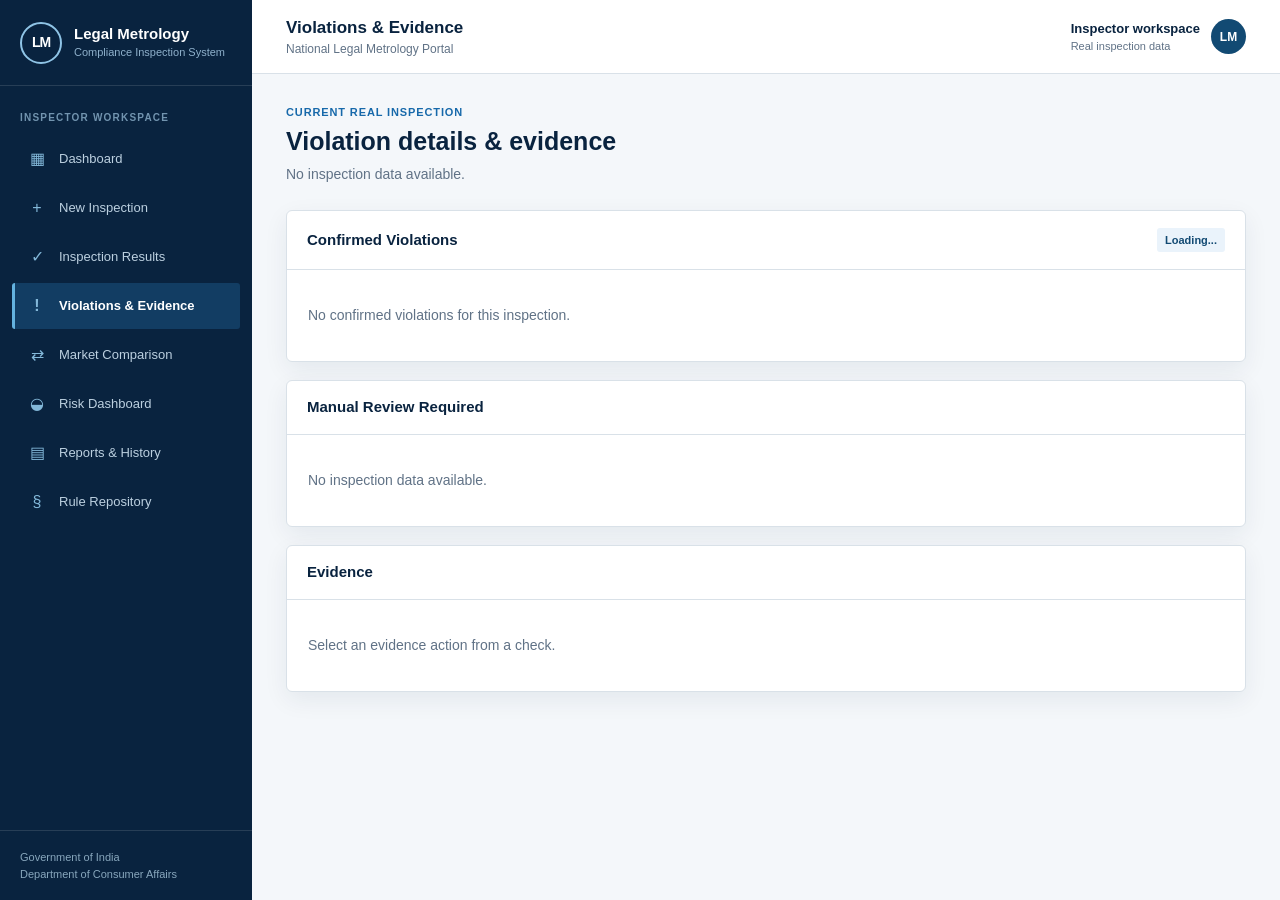
<file: violation.html>
<!doctype html>
<html lang="en"><head><meta charset="utf-8"><meta name="viewport" content="width=device-width, initial-scale=1"><title>Violations & Evidence | Legal Metrology</title><link rel="stylesheet" href="css/style.css"></head><body data-page="violation" data-title="Violations & Evidence"><div data-content>
<div class="page-heading"><div><p class="eyebrow">Current real inspection</p><h1>Violation details & evidence</h1><p class="heading-note" id="inspectionHeading">Loading inspection data...</p></div></div>
<section class="card"><div class="card-header"><h2>Confirmed Violations</h2><span id="violationStatus" class="badge badge-neutral">Loading...</span></div><div class="card-pad" id="violations"><p class="muted">Loading compliance checks...</p></div></section>
<section class="card mt-18"><div class="card-header"><h2>Manual Review Required</h2></div><div class="card-pad" id="reviews"><p class="muted">Loading review-required checks...</p></div></section>
<section class="card mt-18"><div class="card-header"><h2>Evidence</h2></div><div class="card-pad" id="evidenceContent"><p class="muted">Select an evidence action from a check.</p></div></section>
</div><script src="js/common.js"></script><script>
document.addEventListener('DOMContentLoaded', async () => {
  const inspectionId = new URLSearchParams(window.location.search).get('inspectionId');
  const heading = document.getElementById('inspectionHeading');
  const violations = document.getElementById('violations');
  const reviews = document.getElementById('reviews');
  const status = document.getElementById('violationStatus');
  if (!inspectionId) {
    heading.textContent = 'No inspection data available.';
    violations.innerHTML = '<p class="muted">No confirmed violations for this inspection.</p>';
    reviews.innerHTML = '<p class="muted">No inspection data available.</p>';
    return;
  }
  heading.textContent = `Inspection ID: ${inspectionId}`;
  try {
    const response = await fetch(`${window.API_BASE_URL}/api/inspections/${encodeURIComponent(inspectionId)}/compliance`, { method: 'POST' });
    const compliance = await response.json();
    if (!response.ok) throw new Error(compliance.detail || `Compliance request failed (${response.status})`);
    const confirmed = (compliance.checks || []).filter(check => check.status === 'VIOLATION');
    const review = (compliance.checks || []).filter(check => check.status === 'REVIEW_REQUIRED');
    status.textContent = compliance.overall_status || 'Unavailable';
    status.className = `badge ${confirmed.length ? 'badge-danger' : review.length ? 'badge-warning' : 'badge-success'}`;
    violations.innerHTML = confirmed.length ? confirmed.map(check => renderCheck(check, compliance.checks, true)).join('') : '<p class="muted">No confirmed violations for this inspection.</p>';
    reviews.innerHTML = review.length ? review.map(check => renderCheck(check, compliance.checks, false)).join('') : '<p class="muted">No manual review checks for this inspection.</p>';
    document.querySelectorAll('[data-evidence-index]').forEach(button => button.addEventListener('click', () => showEvidence(compliance.checks[Number(button.dataset.evidenceIndex)], inspectionId)));
  } catch (error) {
    status.textContent = 'Unavailable';
    status.className = 'badge badge-danger';
    violations.innerHTML = `<p class="muted">${escapeHtml(error.message)}</p>`;
    reviews.innerHTML = '<p class="muted">No inspection data available.</p>';
  }
});

function renderCheck(check, checks, confirmed) {
  const index = checks.indexOf(check);
  return `<article class="card mt-18"><p><strong>${confirmed ? 'Confirmed violation' : 'Manual Review Required'}</strong> · ${escapeHtml(check.field_name || check.field || '')}</p><p><strong>Rule:</strong> ${escapeHtml(check.rule_id || '')} · ${escapeHtml(check.rule_version || '')}</p><p><strong>Reason:</strong> ${escapeHtml(check.reason || '')}</p><p><strong>Source text:</strong> ${escapeHtml(check.source_text || 'Unavailable')}</p><p><strong>Confidence:</strong> ${check.confidence == null ? 'Unavailable' : `${(Number(check.confidence) * 100).toFixed(1)}%`}</p><p><strong>Evidence:</strong> ${check.evidence_bbox ? `<button class="btn" type="button" data-evidence-index="${index}">View evidence</button>` : 'Evidence region unavailable — manual verification required.'}</p>`;
}

function showEvidence(check, inspectionId) {
  const content = document.getElementById('evidenceContent');
  if (!check || !check.evidence_bbox) {
    content.innerHTML = '<p class="muted">Evidence region unavailable — manual verification required.</p>';
    return;
  }
  content.innerHTML = `<p><strong>${escapeHtml(check.field_name || check.field || '')}</strong> · ${escapeHtml(check.source_text || 'Source text unavailable')}</p><div style="position:relative;max-width:724px"><img id="evidenceImage" src="${window.API_BASE_URL}/api/inspections/${encodeURIComponent(inspectionId)}/image" alt="Uploaded inspection package" style="display:block;width:100%;height:auto"><canvas id="evidenceCanvas" style="position:absolute;inset:0;width:100%;height:100%;pointer-events:none"></canvas></div>`;
  const image = document.getElementById('evidenceImage');
  image.addEventListener('load', () => drawEvidence(image, check.evidence_bbox));
}

function drawEvidence(image, bbox) {
  const canvas = document.getElementById('evidenceCanvas');
  const points = Array.isArray(bbox) ? bbox.flat(Infinity) : [];
  if (points.length < 4) return;
  const coordinates = [];
  for (let index = 0; index + 1 < points.length; index += 2) coordinates.push([Number(points[index]), Number(points[index + 1])]);
  const scaleX = image.clientWidth / image.naturalWidth;
  const scaleY = image.clientHeight / image.naturalHeight;
  canvas.width = image.clientWidth;
  canvas.height = image.clientHeight;
  const context = canvas.getContext('2d');
  context.fillStyle = 'rgba(217, 91, 79, .18)';
  context.strokeStyle = '#c73c3c';
  context.lineWidth = 3;
  context.beginPath();
  coordinates.forEach(([x, y], index) => index ? context.lineTo(x * scaleX, y * scaleY) : context.moveTo(x * scaleX, y * scaleY));
  context.closePath(); context.fill(); context.stroke();
}

function escapeHtml(value) { return String(value).replace(/[&<>'"]/g, character => ({ '&': '&amp;', '<': '&lt;', '>': '&gt;', "'": '&#39;', '"': '&quot;' }[character])); }
</script></body></html>
</file>
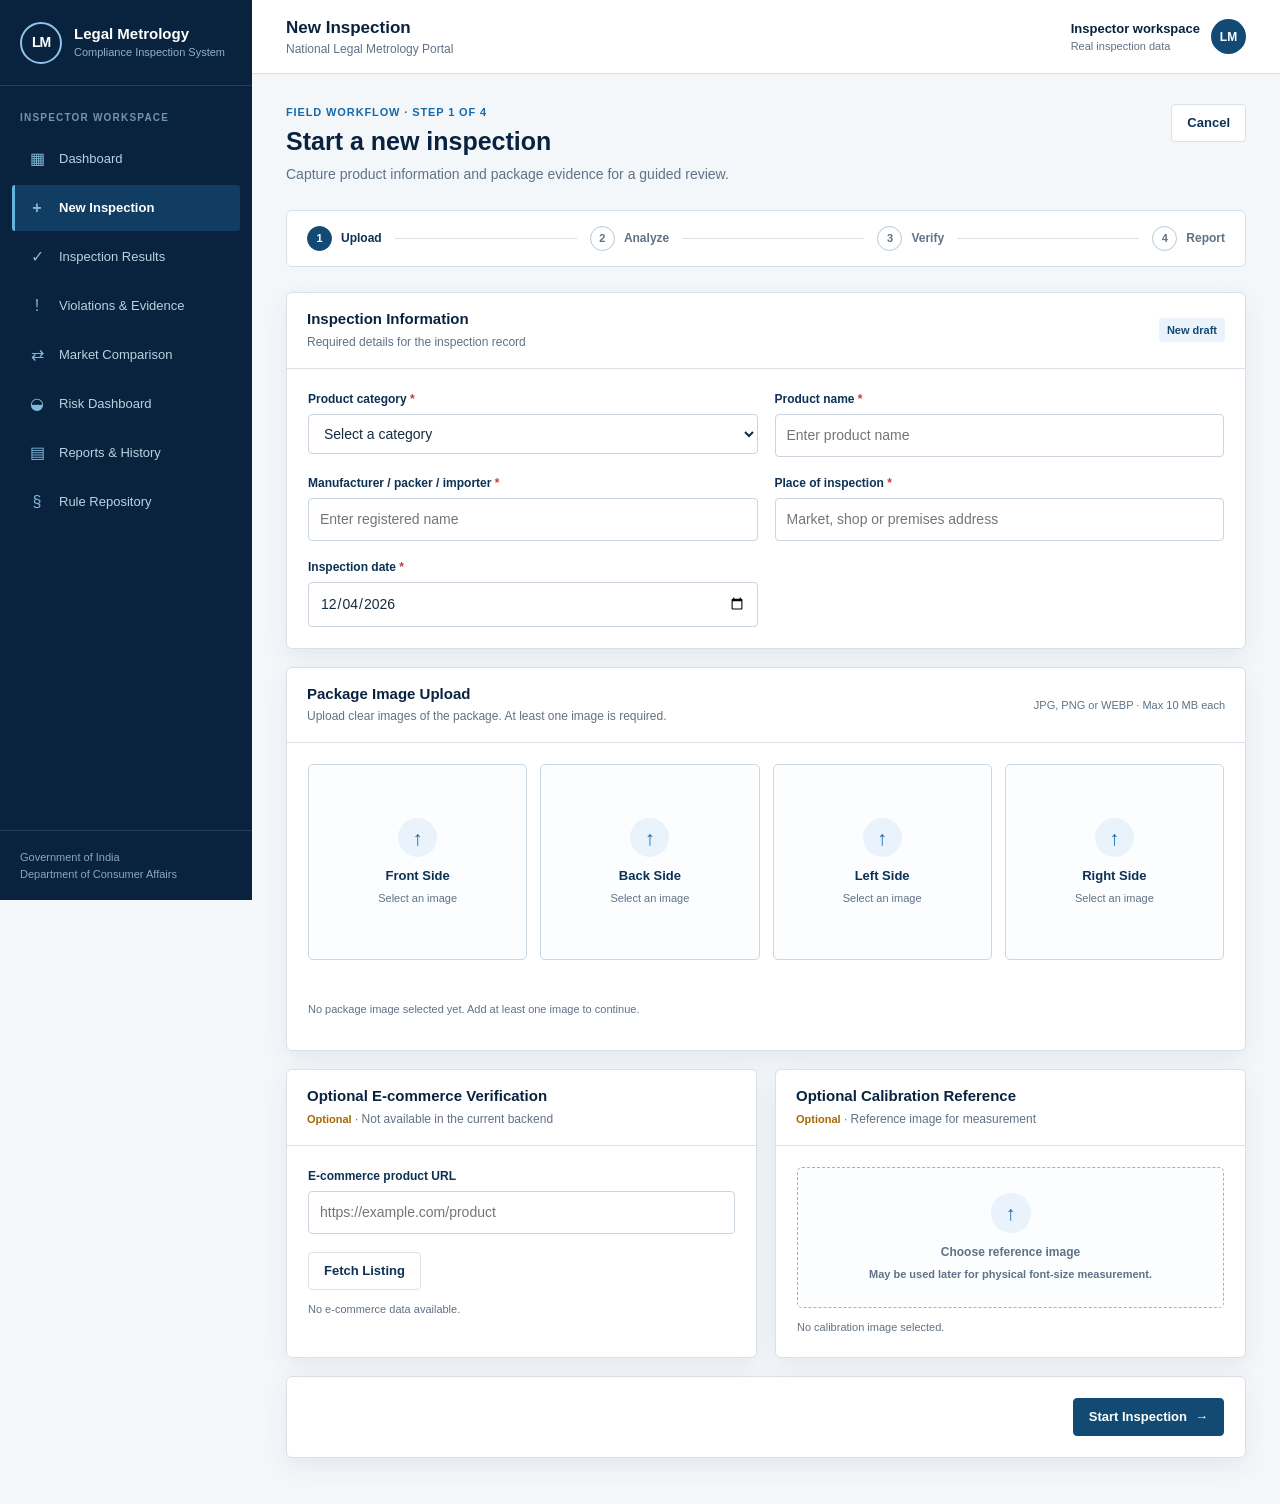
<file: frontend/inspection.html>
<!doctype html>
<html lang="en">
<head>
  <meta charset="utf-8">
  <meta name="viewport" content="width=device-width, initial-scale=1">
  <title>New Inspection | Legal Metrology</title>
  <link rel="stylesheet" href="css/style.css">
  <style>
    .inspection-workflow { display: flex; align-items: center; gap: 0; margin-bottom: 25px; padding: 15px 20px; border: 1px solid var(--line); border-radius: var(--radius); background: #fff; }
    .workflow-step { display: flex; align-items: center; gap: 9px; color: var(--muted); font-size: 12px; font-weight: 700; white-space: nowrap; }
    .workflow-step.current { color: var(--navy-900); }
    .workflow-number { width: 25px; height: 25px; display: grid; place-items: center; border: 1px solid #b8c8d5; border-radius: 50%; background: #fff; font-size: 11px; }
    .workflow-step.current .workflow-number { color: #fff; border-color: var(--navy-800); background: var(--navy-800); }
    .workflow-line { height: 1px; flex: 1; min-width: 18px; margin: 0 13px; background: var(--line); }
    .inspection-card { height: 100%; }
    .required::after { content: " *"; color: var(--red); }
    .section-note { margin: 4px 0 0; color: var(--muted); font-size: 12px; }
    .upload-grid { display: grid; grid-template-columns: repeat(4, minmax(0, 1fr)); gap: 13px; }
    .package-upload { position: relative; min-height: 194px; overflow: hidden; border: 1px solid #c9d7e2; border-radius: 5px; background: #fbfdfe; }
    .package-upload.has-file { border-color: var(--green); background: #f7fcf9; }
    .package-upload.drag-over { border-color: var(--blue-600); background: var(--blue-100); }
    .upload-trigger { min-height: 194px; width: 100%; display: grid; place-items: center; padding: 17px 10px; border: 0; color: var(--muted); background: transparent; text-align: center; }
    .upload-trigger:hover { color: var(--navy-900); background: var(--blue-100); }
    .upload-trigger:focus-visible, .upload-action:focus-visible, .remove-image:focus-visible { outline: 3px solid rgba(23,105,170,.25); outline-offset: -3px; }
    .upload-icon { width: 39px; height: 39px; display: grid; place-items: center; margin: 0 auto 9px; border-radius: 50%; color: var(--blue-600); background: var(--blue-100); font-size: 20px; }
    .upload-title { display: block; color: var(--navy-900); font-size: 13px; font-weight: 700; }
    .upload-help { display: block; margin-top: 4px; font-size: 11px; }
    .upload-preview { position: absolute; inset: 0; display: none; background: #eff5f8; }
    .package-upload.has-file .upload-preview { display: block; }
    .upload-preview img { width: 100%; height: 100%; display: block; object-fit: cover; }
    .preview-footer { position: absolute; right: 0; bottom: 0; left: 0; display: flex; align-items: center; justify-content: space-between; gap: 6px; padding: 8px; color: #fff; background: rgba(9,35,63,.9); }
    .preview-name { min-width: 0; overflow: hidden; font-size: 10px; text-overflow: ellipsis; white-space: nowrap; }
    .preview-controls { display: flex; gap: 5px; flex-shrink: 0; }
    .upload-action, .remove-image { padding: 4px 6px; border: 1px solid rgba(255,255,255,.55); border-radius: 3px; color: #fff; background: transparent; font-size: 10px; }
    .upload-action:hover, .remove-image:hover { background: rgba(255,255,255,.17); }
    .upload-error { min-height: 17px; margin: 6px 1px 0; color: var(--red); font-size: 11px; }
    .optional-tag { color: var(--amber); font-size: 11px; font-weight: 700; }
    .info-icon { display: inline-grid; place-items: center; width: 16px; height: 16px; margin-right: 4px; border-radius: 50%; color: var(--blue-600); background: var(--blue-100); font-size: 10px; font-weight: 700; }
    .processing-note { display: none; margin-top: 13px; color: var(--navy-800); font-size: 12px; }
    .processing-note.visible { display: block; }
    .spinner { width: 14px; height: 14px; display: inline-block; border: 2px solid rgba(255,255,255,.45); border-top-color: #fff; border-radius: 50%; animation: spin .7s linear infinite; }
    @keyframes spin { to { transform: rotate(360deg); } }
    @media (max-width: 1050px) { .upload-grid { grid-template-columns: repeat(2, minmax(0, 1fr)); } }
    @media (max-width: 760px) { .inspection-workflow { align-items: flex-start; overflow-x: auto; padding: 13px 14px; } .workflow-step { flex-direction: column; gap: 4px; font-size: 10px; } .workflow-line { min-width: 20px; margin-top: 12px; } .upload-grid { grid-template-columns: 1fr 1fr; gap: 10px; } .package-upload, .upload-trigger { min-height: 155px; } .upload-help { display: none; } .preview-footer { display: block; } .preview-controls { margin-top: 5px; } }
  </style>
</head>
<body data-page="inspection" data-title="New Inspection">
  <div data-content>
    <div class="page-heading">
      <div>
        <p class="eyebrow">Field workflow · Step 1 of 4</p>
        <h1>Start a new inspection</h1>
        <p class="heading-note">Capture product information and package evidence for a guided review.</p>
      </div>
      <div class="actions"><a class="btn" href="dashboard.html">Cancel</a></div>
    </div>

    <nav class="inspection-workflow" aria-label="Inspection workflow">
      <div class="workflow-step current"><span class="workflow-number">1</span><span>Upload</span></div><span class="workflow-line"></span>
      <div class="workflow-step"><span class="workflow-number">2</span><span>Analyze</span></div><span class="workflow-line"></span>
      <div class="workflow-step"><span class="workflow-number">3</span><span>Verify</span></div><span class="workflow-line"></span>
      <div class="workflow-step"><span class="workflow-number">4</span><span>Report</span></div>
    </nav>

    <form id="inspectionForm" novalidate>
      <section class="card inspection-card">
        <div class="card-header"><div><h2>Inspection Information</h2><p class="section-note">Required details for the inspection record</p></div><span class="badge badge-neutral">New draft</span></div>
        <div class="card-pad"><div class="form-grid">
          <div class="field"><label class="required" for="productCategory">Product category</label><select id="productCategory" required><option value="">Select a category</option><option>Packaged commodities</option><option>Weights and measures</option><option>Retail goods</option><option>E-commerce product</option><option>Other</option></select></div>
          <div class="field"><label class="required" for="productName">Product name</label><input id="productName" required placeholder="Enter product name"></div>
          <div class="field"><label class="required" for="manufacturer">Manufacturer / packer / importer</label><input id="manufacturer" required placeholder="Enter registered name"></div>
          <div class="field"><label class="required" for="inspectionPlace">Place of inspection</label><input id="inspectionPlace" required placeholder="Market, shop or premises address"></div>
          <div class="field"><label class="required" for="inspectionDate">Inspection date</label><input id="inspectionDate" type="date" required></div>
        </div></div>
      </section>

      <section class="card inspection-card mt-18">
        <div class="card-header"><div><h2>Package Image Upload</h2><p class="section-note">Upload clear images of the package. At least one image is required.</p></div><span class="small muted">JPG, PNG or WEBP · Max 10 MB each</span></div>
        <div class="card-pad"><div class="upload-grid">
          <div><div class="package-upload" data-upload-card="front"><button class="upload-trigger" type="button" aria-label="Select front side package image"><span><span class="upload-icon" aria-hidden="true">↑</span><span class="upload-title">Front Side</span><span class="upload-help">Select an image</span></span></button><input class="image-input" type="file" accept="image/jpeg,image/png,image/webp" hidden aria-label="Front side package image"><div class="upload-preview"><img alt="Front side package preview"><div class="preview-footer"><span class="preview-name"></span><span class="preview-controls"><button class="upload-action" type="button">Replace</button><button class="remove-image" type="button">Remove</button></span></div></div></div><div class="upload-error" aria-live="polite"></div></div>
          <div><div class="package-upload" data-upload-card="back"><button class="upload-trigger" type="button" aria-label="Select back side package image"><span><span class="upload-icon" aria-hidden="true">↑</span><span class="upload-title">Back Side</span><span class="upload-help">Select an image</span></span></button><input class="image-input" type="file" accept="image/jpeg,image/png,image/webp" hidden aria-label="Back side package image"><div class="upload-preview"><img alt="Back side package preview"><div class="preview-footer"><span class="preview-name"></span><span class="preview-controls"><button class="upload-action" type="button">Replace</button><button class="remove-image" type="button">Remove</button></span></div></div></div><div class="upload-error" aria-live="polite"></div></div>
          <div><div class="package-upload" data-upload-card="left"><button class="upload-trigger" type="button" aria-label="Select left side package image"><span><span class="upload-icon" aria-hidden="true">↑</span><span class="upload-title">Left Side</span><span class="upload-help">Select an image</span></span></button><input class="image-input" type="file" accept="image/jpeg,image/png,image/webp" hidden aria-label="Left side package image"><div class="upload-preview"><img alt="Left side package preview"><div class="preview-footer"><span class="preview-name"></span><span class="preview-controls"><button class="upload-action" type="button">Replace</button><button class="remove-image" type="button">Remove</button></span></div></div></div><div class="upload-error" aria-live="polite"></div></div>
          <div><div class="package-upload" data-upload-card="right"><button class="upload-trigger" type="button" aria-label="Select right side package image"><span><span class="upload-icon" aria-hidden="true">↑</span><span class="upload-title">Right Side</span><span class="upload-help">Select an image</span></span></button><input class="image-input" type="file" accept="image/jpeg,image/png,image/webp" hidden aria-label="Right side package image"><div class="upload-preview"><img alt="Right side package preview"><div class="preview-footer"><span class="preview-name"></span><span class="preview-controls"><button class="upload-action" type="button">Replace</button><button class="remove-image" type="button">Remove</button></span></div></div></div><div class="upload-error" aria-live="polite"></div></div>
        </div><p id="imageRequirement" class="small muted mt-18" aria-live="polite">No package image selected yet. Add at least one image to continue.</p></div>
      </section>

      <section class="grid grid-2 mt-18">
        <div class="card inspection-card"><div class="card-header"><div><h2>Optional E-commerce Verification</h2><p class="section-note"><span class="optional-tag">Optional</span> · Not available in the current backend</p></div></div><div class="card-pad"><div class="field"><label for="listingUrl">E-commerce product URL</label><input id="listingUrl" type="url" placeholder="https://example.com/product"></div><button id="fetchListing" class="btn mt-18" type="button">Fetch Listing</button><p id="listingMessage" class="small muted" aria-live="polite">No e-commerce data available.</p></div></div>
        <div class="card inspection-card"><div class="card-header"><div><h2>Optional Calibration Reference</h2><p class="section-note"><span class="optional-tag">Optional</span> · Reference image for measurement</p></div></div><div class="card-pad"><label class="empty-upload" for="calibrationImage" style="min-height:132px;cursor:pointer"><span><span class="upload-symbol">↑</span><strong>Choose reference image</strong><span class="small muted" style="display:block;margin-top:5px">May be used later for physical font-size measurement.</span></span></label><input id="calibrationImage" type="file" accept="image/jpeg,image/png,image/webp" hidden><p id="calibrationName" class="small muted mb-0" aria-live="polite">No calibration image selected.</p></div></div>
      </section>

      <section class="card mt-18"><div class="card-pad"><div class="actions"><button id="startInspection" class="btn btn-primary" type="button">Start Inspection <span aria-hidden="true">→</span></button></div><p id="processingNote" class="processing-note" aria-live="polite"></p></div></section>
    </form>
  </div>

  <script src="js/common.js"></script>
  <script>
    window.addEventListener('load', () => {
      const form = document.getElementById('inspectionForm');
      const imageCards = [...document.querySelectorAll('[data-upload-card]')];
      const dateInput = document.getElementById('inspectionDate');
      const processingNote = document.getElementById('processingNote');
      const startButton = document.getElementById('startInspection');
      const imageRequirement = document.getElementById('imageRequirement');
      const objectUrls = new Map();

      const today = new Date();
      const localDate = `${today.getFullYear()}-${String(today.getMonth() + 1).padStart(2, '0')}-${String(today.getDate()).padStart(2, '0')}`;
      dateInput.value = localDate;

      const updateImageRequirement = () => {
        const selected = imageCards.filter(card => card.querySelector('.image-input').files.length > 0).length;
        const imageWord = selected === 1 ? 'image' : 'images';
        imageRequirement.textContent = selected ? `${selected} package ${imageWord} selected.` : 'No package image selected yet. Add at least one image to continue.';
        imageRequirement.style.color = selected ? 'var(--green)' : 'var(--muted)';
      };

      imageCards.forEach(card => {
        const input = card.querySelector('.image-input');
        const trigger = card.querySelector('.upload-trigger');
        const preview = card.querySelector('.upload-preview');
        const previewImage = preview.querySelector('img');
        const previewName = preview.querySelector('.preview-name');
        const uploadError = card.parentElement.querySelector('.upload-error');
        const chooseFile = () => input.click();

        trigger.addEventListener('click', chooseFile);
        preview.querySelector('.upload-action').addEventListener('click', chooseFile);
        preview.querySelector('.remove-image').addEventListener('click', () => {
          if (objectUrls.has(input)) URL.revokeObjectURL(objectUrls.get(input));
          objectUrls.delete(input);
          input.value = '';
          card.classList.remove('has-file');
          previewImage.removeAttribute('src');
          previewName.textContent = '';
          uploadError.textContent = '';
          updateImageRequirement();
        });
        input.addEventListener('change', () => {
          const file = input.files[0];
          uploadError.textContent = '';
          if (!file) return;
          if (file.size > 10 * 1024 * 1024) {
            uploadError.textContent = 'File exceeds the 10 MB limit.';
            input.value = '';
            return;
          }
          if (objectUrls.has(input)) URL.revokeObjectURL(objectUrls.get(input));
          const url = URL.createObjectURL(file);
          objectUrls.set(input, url);
          previewImage.src = url;
          previewName.textContent = file.name;
          card.classList.add('has-file');
          updateImageRequirement();
        });
        ['dragenter', 'dragover'].forEach(eventName => card.addEventListener(eventName, event => { event.preventDefault(); card.classList.add('drag-over'); }));
        ['dragleave', 'drop'].forEach(eventName => card.addEventListener(eventName, event => { event.preventDefault(); card.classList.remove('drag-over'); }));
        card.addEventListener('drop', event => {
          const file = event.dataTransfer.files[0];
          if (!file) return;
          const transfer = new DataTransfer();
          transfer.items.add(file);
          input.files = transfer.files;
          input.dispatchEvent(new Event('change'));
        });
      });

      document.getElementById('calibrationImage').addEventListener('change', event => {
        const file = event.target.files[0];
        document.getElementById('calibrationName').textContent = file ? `Selected: ${file.name}` : 'No calibration image selected.';
      });

      document.getElementById('fetchListing').addEventListener('click', () => {
        const message = document.getElementById('listingMessage');
        message.textContent = 'No e-commerce data available.';
        message.style.color = 'var(--muted)';
      });

      const selectedImages = () => imageCards
        .map(card => card.querySelector('.image-input').files[0])
        .filter(Boolean);

      const readResponse = async response => {
        const payload = await response.json().catch(() => ({}));
        if (!response.ok) {
          throw new Error(payload.detail || `Request failed (${response.status})`);
        }
        return payload;
      };

      startButton.addEventListener('click', async event => {
        event.preventDefault();
        const images = selectedImages();
        const hasImage = images.length > 0;
        if (!form.checkValidity()) { form.reportValidity(); return; }
        if (!hasImage) {
          imageRequirement.textContent = 'Add at least one package image before starting the inspection.';
          imageRequirement.style.color = 'var(--red)';
          imageCards[0].querySelector('.upload-trigger').focus();
          return;
        }
        startButton.disabled = true;
        startButton.innerHTML = '<span class="spinner" aria-hidden="true"></span> Starting inspection';
        processingNote.classList.add('visible');
        imageCards.forEach(card => {
          if (card.querySelector('.image-input').files.length > 0) card.classList.add('has-file');
        });

        try {
          processingNote.textContent = 'Uploading...';
          const formData = new FormData();
          formData.append('product_category', document.getElementById('productCategory').value);
          formData.append('product_name', document.getElementById('productName').value);
          formData.append('manufacturer', document.getElementById('manufacturer').value);
          formData.append('inspection_place', document.getElementById('inspectionPlace').value);
          formData.append('inspection_date', document.getElementById('inspectionDate').value);
          images.forEach(image => formData.append('images', image, image.name));

          const inspection = await readResponse(await fetch(`${window.API_BASE_URL}/api/inspections`, {
            method: 'POST',
            body: formData,
          }));

          processingNote.textContent = 'Running OCR...';
          const ocrData = new FormData();
          ocrData.append('image', images[0], images[0].name);
          const ocrResult = await readResponse(await fetch(
            `${window.API_BASE_URL}/api/inspections/${encodeURIComponent(inspection.inspection_id)}/ocr`,
            { method: 'POST', body: ocrData },
          ));

          sessionStorage.setItem(`ocr:${inspection.inspection_id}`, JSON.stringify(ocrResult));
          sessionStorage.setItem('currentInspectionId', inspection.inspection_id);
          processingNote.textContent = 'OCR completed';
          window.location.href = `result.html?inspectionId=${encodeURIComponent(inspection.inspection_id)}`;
        } catch (error) {
          processingNote.textContent = `Unable to complete inspection: ${error.message}`;
          processingNote.style.color = 'var(--red)';
          startButton.disabled = false;
          startButton.innerHTML = 'Start Inspection <span aria-hidden="true">→</span>';
        }
      });
    });
  </script>
</body>
</html>
</file>
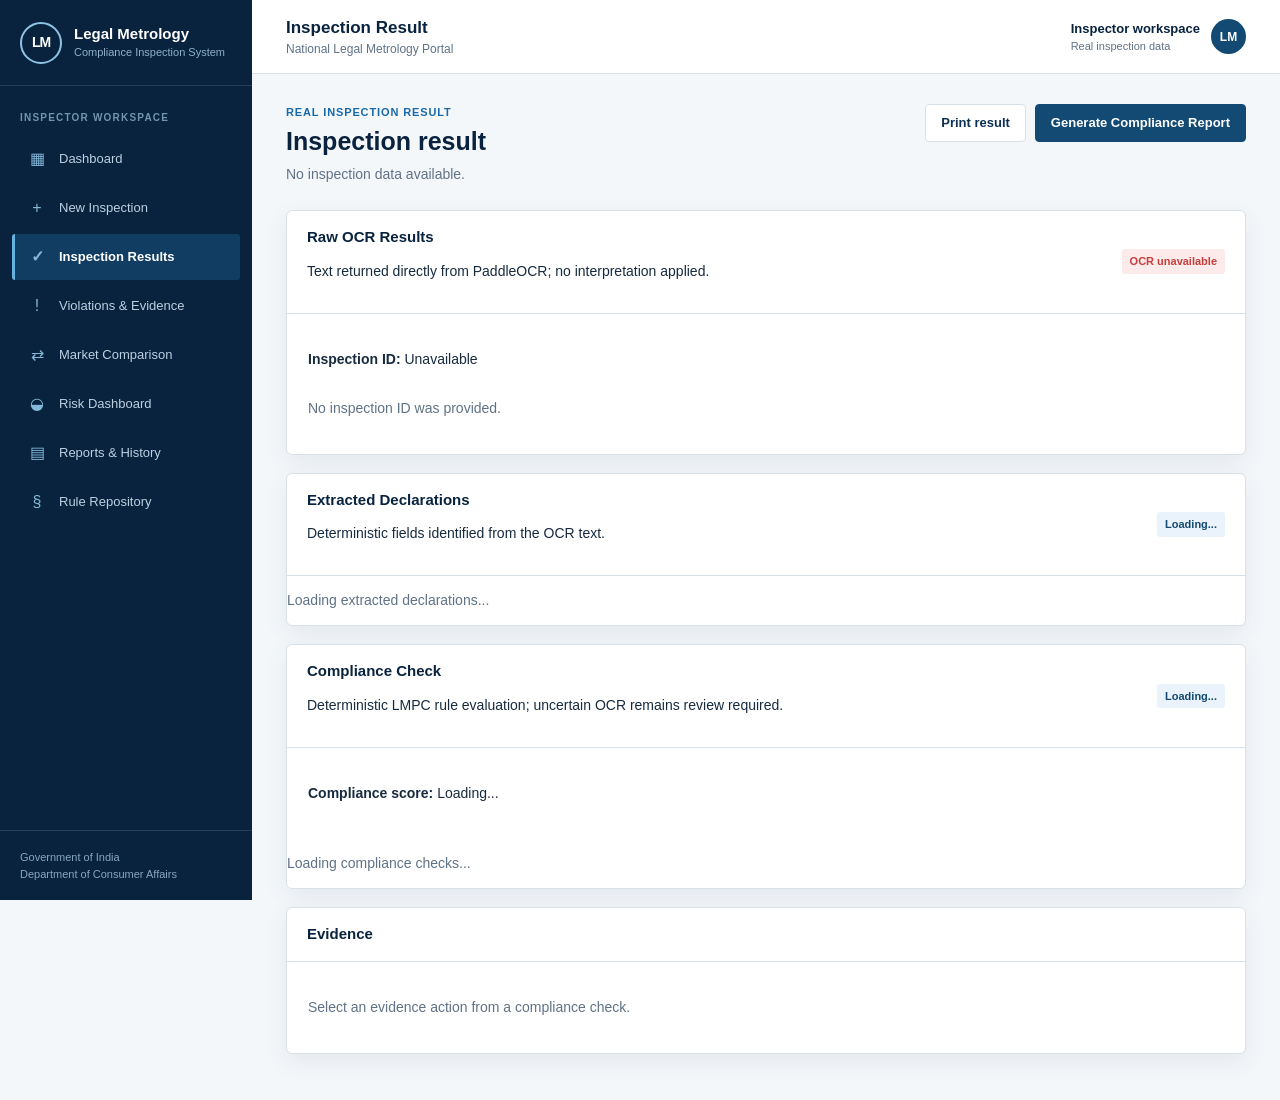
<file: frontend/result.html>
<!doctype html>
<html lang="en"><head><meta charset="utf-8"><meta name="viewport" content="width=device-width, initial-scale=1"><title>Inspection Result | Legal Metrology</title><link rel="stylesheet" href="css/style.css"></head><body data-page="result" data-title="Inspection Result"><div data-content>
<div class="page-heading"><div><p class="eyebrow">Real inspection result</p><h1>Inspection result</h1><p class="heading-note" id="inspectionContext">Loading inspection data...</p></div><div class="actions"><button class="btn" data-action="print">Print result</button><button class="btn btn-primary" id="generateReport" type="button">Generate Compliance Report</button></div></div>
<section class="card mt-18" id="rawOcrResults"><div class="card-header"><div><h2>Raw OCR Results</h2><p class="section-note">Text returned directly from PaddleOCR; no interpretation applied.</p></div><span id="ocrStatus" class="badge badge-neutral">Loading...</span></div><div class="card-pad"><p><strong>Inspection ID:</strong> <span id="ocrInspectionId">Loading...</span></p><div id="ocrDetections" class="table-wrap"><p class="muted">Loading OCR results...</p></div></div></section>
<section class="card mt-18" id="extractedDeclarations"><div class="card-header"><div><h2>Extracted Declarations</h2><p class="section-note">Deterministic fields identified from the OCR text.</p></div><span id="extractionStatus" class="badge badge-neutral">Loading...</span></div><div class="table-wrap" id="declarationFields"><p class="muted">Loading extracted declarations...</p></div></section>
<section class="card mt-18" id="complianceCheck"><div class="card-header"><div><h2>Compliance Check</h2><p class="section-note">Deterministic LMPC rule evaluation; uncertain OCR remains review required.</p></div><span id="complianceStatus" class="badge badge-neutral">Loading...</span></div><div class="card-pad"><p><strong>Compliance score:</strong> <span id="complianceScore">Loading...</span></p></div><div class="table-wrap" id="complianceFields"><p class="muted">Loading compliance checks...</p></div></section>
<section class="card mt-18" id="evidencePanel"><div class="card-header"><h2>Evidence</h2></div><div class="card-pad" id="evidenceContent"><p class="muted">Select an evidence action from a compliance check.</p></div></section>
</div><script src="js/common.js"></script><script>
	document.addEventListener('DOMContentLoaded', async () => {
		const inspectionId = new URLSearchParams(window.location.search).get('inspectionId');
		const status = document.getElementById('ocrStatus');
		const id = document.getElementById('ocrInspectionId');
		const detections = document.getElementById('ocrDetections');
		const extractionStatus = document.getElementById('extractionStatus');
		const declarationFields = document.getElementById('declarationFields');
		const inspectionContext = document.getElementById('inspectionContext');
		const complianceStatus = document.getElementById('complianceStatus');
		const complianceFields = document.getElementById('complianceFields');
		const generateReport = document.getElementById('generateReport');
		generateReport.addEventListener('click', async () => {
			if (!inspectionId) return;
			const originalText = generateReport.textContent;
			generateReport.disabled = true;
			generateReport.textContent = 'Generating report...';
			try {
				const response = await fetch(`${window.API_BASE_URL}/api/inspections/${encodeURIComponent(inspectionId)}/report`);
				if (!response.ok) {
					const payload = await response.json().catch(() => ({}));
					throw new Error(payload.detail || `Report generation failed (${response.status})`);
				}
				const blob = await response.blob();
				const url = URL.createObjectURL(blob);
				const link = document.createElement('a');
				link.href = url;
				link.download = `${inspectionId}-compliance-report.pdf`;
				link.click();
				URL.revokeObjectURL(url);
			} catch (error) {
				window.alert(`Unable to generate report: ${error.message}`);
			} finally {
				generateReport.disabled = false;
				generateReport.textContent = originalText;
			}
		});
		id.textContent = inspectionId || 'Unavailable';
		inspectionContext.textContent = inspectionId ? `Inspection ID: ${inspectionId}` : 'No inspection data available.';
		if (!inspectionId) {
			status.textContent = 'OCR unavailable';
			status.className = 'badge badge-danger';
			detections.innerHTML = '<p class="muted">No inspection ID was provided.</p>';
			return;
		}
		try {
			const savedResponse = await fetch(`${window.API_BASE_URL}/api/inspections/${encodeURIComponent(inspectionId)}`);
			if (savedResponse.ok) {
				renderInspectionResult(await savedResponse.json(), inspectionId);
				return;
			}
			if (savedResponse.status !== 404) {
				const payload = await savedResponse.json().catch(() => ({}));
				throw new Error(payload.detail || `Unable to load inspection (${savedResponse.status})`);
			}
			const result = JSON.parse(sessionStorage.getItem(`ocr:${inspectionId}`) || 'null');
			if (!result) throw new Error('OCR result was not found in this browser session.');
			renderOcr(result);
			const extractionResponse = await fetch(`${window.API_BASE_URL}/api/inspections/${encodeURIComponent(inspectionId)}/extract`, { method: 'POST' });
			const extraction = await extractionResponse.json();
			if (!extractionResponse.ok) throw new Error(extraction.detail || `Extraction failed (${extractionResponse.status})`);
			renderExtraction(extraction);
			const complianceResponse = await fetch(`${window.API_BASE_URL}/api/inspections/${encodeURIComponent(inspectionId)}/compliance`, { method: 'POST' });
			const compliance = await complianceResponse.json();
			if (!complianceResponse.ok) throw new Error(compliance.detail || `Compliance check failed (${complianceResponse.status})`);
			renderCompliance(compliance, inspectionId);
		} catch (error) {
			status.textContent = 'OCR unavailable';
			status.className = 'badge badge-danger';
			detections.innerHTML = `<p class="muted">${escapeHtml(error.message)}</p>`;
			extractionStatus.textContent = 'Extraction unavailable';
			extractionStatus.className = 'badge badge-danger';
			declarationFields.innerHTML = `<p class="muted">${escapeHtml(error.message)}</p>`;
			complianceStatus.textContent = 'Compliance unavailable';
			complianceStatus.className = 'badge badge-danger';
			complianceFields.innerHTML = `<p class="muted">${escapeHtml(error.message)}</p>`;
		}
	});

	function renderInspectionResult(result, inspectionId) {
		const metadata = result.inspection_metadata || {};
		document.getElementById('inspectionContext').textContent = `${result.product_name || 'Inspection'} · ${result.product_category || 'Category unavailable'} · ${metadata.inspection_date || 'Date unavailable'}`;
		renderOcr(result.ocr_result || {});
		renderExtraction(result.extraction_result || {});
		renderCompliance(result.compliance_result || {}, inspectionId);
	}

	function renderOcr(result) {
		const status = document.getElementById('ocrStatus');
		const detections = document.getElementById('ocrDetections');
		status.textContent = result.status || 'OCR completed';
		status.className = 'badge badge-success';
		const rows = (result.detections || []).map(detection => `<tr><td>${escapeHtml(detection.text || '')}</td><td>${detection.confidence == null ? 'Unavailable' : Number(detection.confidence).toFixed(3)}</td><td>${detection.bbox ? escapeHtml(JSON.stringify(detection.bbox)) : 'Unavailable'}</td></tr>`).join('');
		detections.innerHTML = rows ? `<table><thead><tr><th>Detected text</th><th>Confidence</th><th>Bounding box</th></tr></thead><tbody>${rows}</tbody></table>` : '<p class="muted">OCR completed with no detected text.</p>';
	}

	function renderExtraction(result) {
		const extractionStatus = document.getElementById('extractionStatus');
		const declarationFields = document.getElementById('declarationFields');
		extractionStatus.textContent = result.status || 'Extraction completed';
		extractionStatus.className = 'badge badge-success';
		const declarationRows = Object.entries(result.declarations || {}).map(([field, declaration]) => declarationRow(field, declaration)).join('');
		declarationFields.innerHTML = declarationRows ? `<table><thead><tr><th>Field</th><th>Value</th><th>Confidence</th><th>Status</th></tr></thead><tbody>${declarationRows}</tbody></table>` : '<p class="muted">No declarations were returned.</p>';
	}

	function renderCompliance(result, inspectionId) {
		const complianceStatus = document.getElementById('complianceStatus');
		const complianceScore = document.getElementById('complianceScore');
		const complianceFields = document.getElementById('complianceFields');
		complianceStatus.textContent = result.overall_status || 'Unavailable';
		complianceStatus.className = `badge ${complianceBadgeClass(result.overall_status)}`;
		complianceScore.textContent = `${Number(result.compliance_score || 0)}%`;
		const complianceRows = (result.checks || []).map((check, index) => complianceRow(check, index)).join('');
		complianceFields.innerHTML = complianceRows ? `<table><thead><tr><th>Field</th><th>Status</th><th>Reason</th><th>Rule ID</th><th>Rule version</th><th>Source text</th><th>Confidence</th><th>Evidence</th></tr></thead><tbody>${complianceRows}</tbody></table>` : '<p class="muted">No compliance checks were returned.</p>';
		document.querySelectorAll('[data-evidence-index]').forEach(button => button.addEventListener('click', () => showEvidence(result.checks[Number(button.dataset.evidenceIndex)], inspectionId)));
	}

	function escapeHtml(value) {
		return String(value).replace(/[&<>'"]/g, character => ({ '&': '&amp;', '<': '&lt;', '>': '&gt;', "'": '&#39;', '"': '&quot;' }[character]));
	}

	function confidenceText(value) {
		return value == null ? 'Unavailable' : `${(Number(value) * 100).toFixed(1)}%`;
	}

	function declarationRow(field, declaration) {
		const statusClass = declaration.status === 'detected' ? 'badge-success' : 'badge-warning';
		return `<tr><td>${escapeHtml(field)}</td><td>${escapeHtml(declaration.value ?? 'Not detected')}</td><td>${confidenceText(declaration.confidence)}</td><td><span class="badge ${statusClass}">${escapeHtml(declaration.status || 'not_detected')}</span></td></tr>`;
	}

	function complianceRow(check, index) {
		const evidence = check.evidence_bbox ? `<button class="btn" type="button" data-evidence-index="${index}">Evidence</button>` : 'Evidence region unavailable';
		return `<tr><td>${escapeHtml(check.field_name || check.field || '')}</td><td>${escapeHtml(check.status || '')}</td><td>${escapeHtml(check.reason || '')}</td><td>${escapeHtml(check.rule_id || '')}</td><td>${escapeHtml(check.rule_version || '')}</td><td>${check.source_text ? escapeHtml(check.source_text) : 'Unavailable'}</td><td>${confidenceText(check.confidence)}</td><td>${evidence}</td></tr>`;
	}

	function complianceBadgeClass(status) {
		if (status === 'COMPLIANT') return 'badge-success';
		if (status === 'NON_COMPLIANT') return 'badge-danger';
		return 'badge-warning';
	}

	function showEvidence(check, inspectionId) {
		const content = document.getElementById('evidenceContent');
		if (!check.evidence_bbox) {
			content.innerHTML = '<p class="muted">Evidence region unavailable — manual verification required.</p>';
			return;
		}
		content.innerHTML = `<p><strong>${escapeHtml(check.field_name || check.field || '')}</strong> · ${escapeHtml(check.source_text || 'Source text unavailable')}</p><div style="position:relative;max-width:724px"><img id="evidenceImage" src="${window.API_BASE_URL}/api/inspections/${encodeURIComponent(inspectionId)}/image" alt="Uploaded inspection package" style="display:block;width:100%;height:auto"><canvas id="evidenceCanvas" style="position:absolute;inset:0;width:100%;height:100%;pointer-events:none"></canvas></div>`;
		const image = document.getElementById('evidenceImage');
		image.addEventListener('load', () => drawEvidence(image, check.evidence_bbox));
	}

	function drawEvidence(image, bbox) {
		const canvas = document.getElementById('evidenceCanvas');
		const points = Array.isArray(bbox) ? bbox.flat(Infinity) : [];
		if (points.length < 4) return;
		const coordinates = [];
		for (let index = 0; index + 1 < points.length; index += 2) coordinates.push([Number(points[index]), Number(points[index + 1])]);
		const scaleX = image.clientWidth / image.naturalWidth;
		const scaleY = image.clientHeight / image.naturalHeight;
		canvas.width = image.clientWidth;
		canvas.height = image.clientHeight;
		const context = canvas.getContext('2d');
		context.fillStyle = 'rgba(217, 91, 79, .18)';
		context.strokeStyle = '#c73c3c';
		context.lineWidth = 3;
		context.beginPath();
		coordinates.forEach(([x, y], index) => index ? context.lineTo(x * scaleX, y * scaleY) : context.moveTo(x * scaleX, y * scaleY));
		context.closePath(); context.fill(); context.stroke();
	}
</script></body></html>
</file>
<file: css/style.css>
:root {
  --navy-950: #09233f;
  --navy-900: #0d3154;
  --navy-800: #124a73;
  --blue-600: #1769aa;
  --blue-100: #eaf3fb;
  --ink: #172b3f;
  --muted: #607286;
  --line: #d9e1e8;
  --surface: #ffffff;
  --canvas: #f4f7fa;
  --green: #17804f;
  --green-bg: #e6f5ed;
  --red: #c73c3c;
  --red-bg: #fcebea;
  --amber: #a96800;
  --amber-bg: #fff4d9;
  --shadow: 0 8px 24px rgba(21, 48, 75, .07);
  --radius: 6px;
  font-family: "Aptos", "Segoe UI", sans-serif;
}

* { box-sizing: border-box; }
body { margin: 0; color: var(--ink); background: var(--canvas); font-size: 14px; line-height: 1.5; }
button, input, select, textarea { font: inherit; }
button { cursor: pointer; }
a { color: inherit; text-decoration: none; }

.app-shell { min-height: 100vh; }
.sidebar { position: fixed; z-index: 20; inset: 0 auto 0 0; width: 252px; color: #d9e8f5; background: var(--navy-950); display: flex; flex-direction: column; transition: transform .2s ease; }
.brand { min-height: 86px; padding: 18px 20px; display: flex; gap: 12px; align-items: center; border-bottom: 1px solid rgba(255,255,255,.12); }
.brand-mark { width: 42px; height: 42px; border: 2px solid #8fc4e6; border-radius: 50%; display: grid; place-items: center; color: #fff; font-weight: 700; letter-spacing: -1px; }
.brand-title { color: #fff; font-size: 15px; font-weight: 700; line-height: 1.2; }
.brand-subtitle { display: block; margin-top: 3px; color: #8fb1cc; font-size: 11px; font-weight: 400; }
.nav-label { margin: 24px 20px 8px; color: #7294af; font-size: 10px; font-weight: 700; letter-spacing: .12em; text-transform: uppercase; }
.nav { padding: 0 12px; }
.nav a { display: flex; align-items: center; gap: 12px; margin: 3px 0; padding: 11px 12px; color: #bcd0e0; border-left: 3px solid transparent; border-radius: 3px; font-size: 13px; }
.nav a:hover { background: #17466d; color: #fff; }
.nav a.active { color: #fff; background: #123d63; border-left-color: #64b2df; font-weight: 600; }
.nav-icon { width: 20px; color: #83b8d9; text-align: center; font-size: 16px; }
.sidebar-footer { margin-top: auto; padding: 18px 20px; border-top: 1px solid rgba(255,255,255,.12); color: #88a7bd; font-size: 11px; }

.main-area { min-height: 100vh; margin-left: 252px; }
.topbar { height: 74px; display: flex; align-items: center; justify-content: space-between; padding: 0 34px; background: var(--surface); border-bottom: 1px solid var(--line); }
.topbar-title { color: var(--navy-950); font-size: 17px; font-weight: 700; }
.topbar-context { color: var(--muted); font-size: 12px; }
.profile { display: flex; align-items: center; gap: 11px; }
.avatar { width: 35px; height: 35px; display: grid; place-items: center; border-radius: 50%; color: #fff; background: var(--navy-800); font-size: 12px; font-weight: 700; }
.profile-name { color: var(--navy-950); font-size: 13px; font-weight: 600; }
.profile-role { color: var(--muted); font-size: 11px; }
.menu-toggle { display: none; border: 0; color: var(--navy-950); background: transparent; font-size: 22px; }
.page-content { max-width: 1480px; margin: 0 auto; padding: 30px 34px 46px; }
.page-heading { display: flex; align-items: flex-start; justify-content: space-between; gap: 20px; margin-bottom: 25px; }
.eyebrow { margin: 0 0 5px; color: var(--blue-600); font-size: 11px; font-weight: 700; letter-spacing: .08em; text-transform: uppercase; }
h1, h2, h3 { margin: 0; color: var(--navy-950); line-height: 1.25; }
h1 { font-size: 25px; } h2 { font-size: 18px; } h3 { font-size: 15px; }
.heading-note { margin: 7px 0 0; color: var(--muted); }
.actions { display: flex; gap: 9px; flex-wrap: wrap; justify-content: flex-end; }
.btn { min-height: 38px; display: inline-flex; align-items: center; justify-content: center; gap: 8px; padding: 0 15px; border: 1px solid var(--line); border-radius: 4px; color: var(--navy-900); background: #fff; font-size: 13px; font-weight: 600; }
.btn:hover { border-color: var(--blue-600); background: var(--blue-100); }
.btn-primary { color: #fff; border-color: var(--navy-800); background: var(--navy-800); }
.btn-primary:hover { background: var(--navy-950); }
.btn-danger { color: #fff; border-color: var(--red); background: var(--red); }
.btn-quiet { border-color: transparent; background: transparent; }

.grid { display: grid; gap: 18px; }
.grid-2 { grid-template-columns: repeat(2, minmax(0, 1fr)); }
.grid-3 { grid-template-columns: repeat(3, minmax(0, 1fr)); }
.grid-4 { grid-template-columns: repeat(4, minmax(0, 1fr)); }
.card { background: var(--surface); border: 1px solid var(--line); border-radius: var(--radius); box-shadow: var(--shadow); }
.card-pad { padding: 21px; }
.card-header { display: flex; align-items: center; justify-content: space-between; gap: 12px; padding: 17px 20px; border-bottom: 1px solid var(--line); }
.card-header h2 { font-size: 15px; }
.stat-card { padding: 18px; position: relative; overflow: hidden; }
.stat-card::after { content: ""; position: absolute; right: -22px; bottom: -28px; width: 100px; height: 100px; border: 18px solid var(--blue-100); border-radius: 50%; }
.stat-label { color: var(--muted); font-size: 12px; font-weight: 600; }
.stat-value { margin-top: 7px; color: var(--navy-950); font-size: 29px; font-weight: 700; line-height: 1; }
.stat-meta { margin-top: 10px; color: var(--muted); font-size: 11px; }
.stat-meta.positive { color: var(--green); } .stat-meta.warning { color: var(--amber); }

.badge { display: inline-flex; align-items: center; gap: 5px; padding: 4px 8px; border-radius: 3px; font-size: 11px; font-weight: 700; white-space: nowrap; }
.badge-success { color: var(--green); background: var(--green-bg); } .badge-danger { color: var(--red); background: var(--red-bg); } .badge-warning { color: var(--amber); background: var(--amber-bg); } .badge-neutral { color: var(--navy-800); background: var(--blue-100); }
.dot { width: 7px; height: 7px; display: inline-block; border-radius: 50%; background: currentColor; }

.table-wrap { overflow-x: auto; } table { width: 100%; border-collapse: collapse; } th { color: var(--muted); background: #f8fafc; font-size: 11px; font-weight: 700; letter-spacing: .03em; text-align: left; text-transform: uppercase; } th, td { padding: 13px 15px; border-bottom: 1px solid var(--line); vertical-align: middle; } td { color: #30465b; font-size: 13px; } tbody tr:hover { background: #f8fbfd; } tbody tr:last-child td { border-bottom: 0; }
.form-grid { display: grid; grid-template-columns: repeat(2, minmax(0,1fr)); gap: 17px; } .field { display: flex; flex-direction: column; gap: 6px; } .field.full { grid-column: 1 / -1; } label { color: var(--navy-900); font-size: 12px; font-weight: 700; } input, select, textarea { width: 100%; border: 1px solid #c9d4df; border-radius: 4px; padding: 10px 11px; color: var(--ink); background: #fff; outline: none; } input:focus, select:focus, textarea:focus { border-color: var(--blue-600); box-shadow: 0 0 0 3px rgba(23,105,170,.12); } textarea { min-height: 105px; resize: vertical; }
.progress { height: 8px; overflow: hidden; border-radius: 5px; background: #e8eef3; } .progress span { height: 100%; display: block; border-radius: inherit; background: var(--blue-600); }
.bar-chart { height: 190px; display: flex; align-items: flex-end; gap: 15px; padding: 24px 8px 0; border-bottom: 1px solid var(--line); } .bar-item { height: 100%; flex: 1; display: flex; flex-direction: column; justify-content: flex-end; align-items: center; gap: 7px; } .bar { width: min(34px, 70%); min-height: 8px; border-radius: 3px 3px 0 0; background: var(--blue-600); } .bar.good { background: var(--green); } .bar.alert { background: var(--amber); } .bar-item small { color: var(--muted); font-size: 10px; }
.legend { display: flex; gap: 16px; flex-wrap: wrap; margin-top: 14px; color: var(--muted); font-size: 11px; } .legend span { display: inline-flex; align-items: center; gap: 6px; } .legend i { width: 9px; height: 9px; display: inline-block; border-radius: 2px; background: var(--blue-600); } .legend i.green { background: var(--green); } .legend i.amber { background: var(--amber); } .legend i.red { background: var(--red); }
.callout { padding: 14px 16px; border-left: 4px solid var(--blue-600); background: var(--blue-100); color: var(--navy-900); } .callout.warning { border-color: var(--amber); background: var(--amber-bg); } .callout.danger { border-color: var(--red); background: var(--red-bg); } .callout strong { display: block; margin-bottom: 3px; }
.empty-upload { min-height: 180px; display: grid; place-items: center; padding: 25px; border: 1px dashed #9eb5c8; border-radius: 5px; color: var(--muted); background: #fbfdfe; text-align: center; } .upload-symbol { width: 40px; height: 40px; display: grid; place-items: center; margin: 0 auto 10px; border-radius: 50%; color: var(--blue-600); background: var(--blue-100); font-size: 20px; }
.kpi-list { display: grid; gap: 15px; } .kpi-row { display: flex; align-items: center; justify-content: space-between; gap: 15px; } .kpi-name { color: var(--muted); font-size: 12px; } .kpi-number { color: var(--navy-950); font-weight: 700; }
.timeline { display: grid; gap: 16px; } .timeline-item { display: grid; grid-template-columns: 95px 14px 1fr; gap: 10px; } .timeline-date { color: var(--muted); font-size: 11px; text-align: right; } .timeline-mark { position: relative; width: 10px; height: 10px; margin-top: 4px; border: 2px solid var(--blue-600); border-radius: 50%; background: #fff; } .timeline-mark::after { content: ""; position: absolute; top: 8px; left: 2px; width: 2px; height: 42px; background: var(--line); } .timeline-item:last-child .timeline-mark::after { display: none; } .timeline-content strong { display: block; color: var(--navy-900); font-size: 12px; } .timeline-content span { color: var(--muted); font-size: 11px; }
.login-page { min-height: 100vh; display: grid; grid-template-columns: 1.1fr .9fr; background: #f4f7fa; } .login-intro { position: relative; display: flex; align-items: center; padding: 70px 10vw; color: #fff; background: var(--navy-950); overflow: hidden; } .login-intro::after { content: ""; position: absolute; right: -120px; bottom: -130px; width: 430px; height: 430px; border: 52px solid rgba(105,178,222,.15); border-radius: 50%; } .login-copy { position: relative; z-index: 1; max-width: 520px; } .login-copy .brand-mark { margin-bottom: 24px; } .login-copy h1 { color: #fff; font-size: 39px; } .login-copy p { margin: 18px 0 0; color: #b9d0e2; font-size: 16px; } .login-points { display: grid; gap: 12px; margin-top: 34px; color: #dbe9f4; font-size: 13px; } .login-points span::before { content: "✓"; display: inline-block; width: 24px; color: #83c9a7; font-weight: 700; } .login-panel { display: grid; place-items: center; padding: 35px; } .login-card { width: min(440px, 100%); padding: 34px; } .login-card h2 { font-size: 22px; } .login-card .heading-note { margin-bottom: 25px; } .login-footer { margin-top: 25px; color: var(--muted); font-size: 11px; text-align: center; }
.mt-18 { margin-top: 18px; } .mt-24 { margin-top: 24px; } .mb-0 { margin-bottom: 0; } .text-right { text-align: right; } .muted { color: var(--muted); } .small { font-size: 11px; }
@media (max-width: 1050px) { .grid-4 { grid-template-columns: repeat(2, minmax(0,1fr)); } .login-page { grid-template-columns: 1fr; } .login-intro { min-height: 320px; padding: 45px 8vw; } .login-copy h1 { font-size: 31px; } .login-points { grid-template-columns: repeat(3, 1fr); gap: 10px; } }
@media (max-width: 760px) { .sidebar { transform: translateX(-100%); box-shadow: 12px 0 28px rgba(0,0,0,.2); } .sidebar.open { transform: translateX(0); } .main-area { margin-left: 0; } .topbar { height: 66px; padding: 0 18px; } .menu-toggle { display: block; } .topbar-title { font-size: 14px; } .topbar-context, .profile-role { display: none; } .page-content { padding: 23px 18px 36px; } .page-heading { flex-direction: column; } .actions { justify-content: flex-start; } .grid-2, .grid-3, .grid-4, .form-grid { grid-template-columns: 1fr; } .field.full { grid-column: auto; } .card-pad { padding: 17px; } .login-intro { min-height: 290px; padding: 32px 25px; } .login-intro::after { display: none; } .login-copy h1 { font-size: 27px; } .login-copy p { font-size: 14px; } .login-points { display: none; } .login-panel { padding: 22px 18px; } .login-card { padding: 25px 20px; } th, td { padding: 11px 12px; } }
</file>
<file: frontend/css/style.css>
:root {
  --navy-950: #09233f;
  --navy-900: #0d3154;
  --navy-800: #124a73;
  --blue-600: #1769aa;
  --blue-100: #eaf3fb;
  --ink: #172b3f;
  --muted: #607286;
  --line: #d9e1e8;
  --surface: #ffffff;
  --canvas: #f4f7fa;
  --green: #17804f;
  --green-bg: #e6f5ed;
  --red: #c73c3c;
  --red-bg: #fcebea;
  --amber: #a96800;
  --amber-bg: #fff4d9;
  --shadow: 0 8px 24px rgba(21, 48, 75, .07);
  --radius: 6px;
  font-family: "Aptos", "Segoe UI", sans-serif;
}

* { box-sizing: border-box; }
body { margin: 0; color: var(--ink); background: var(--canvas); font-size: 14px; line-height: 1.5; }
button, input, select, textarea { font: inherit; }
button { cursor: pointer; }
a { color: inherit; text-decoration: none; }

.app-shell { min-height: 100vh; }
.sidebar { position: fixed; z-index: 20; inset: 0 auto 0 0; width: 252px; color: #d9e8f5; background: var(--navy-950); display: flex; flex-direction: column; transition: transform .2s ease; }
.brand { min-height: 86px; padding: 18px 20px; display: flex; gap: 12px; align-items: center; border-bottom: 1px solid rgba(255,255,255,.12); }
.brand-mark { width: 42px; height: 42px; border: 2px solid #8fc4e6; border-radius: 50%; display: grid; place-items: center; color: #fff; font-weight: 700; letter-spacing: -1px; }
.brand-title { color: #fff; font-size: 15px; font-weight: 700; line-height: 1.2; }
.brand-subtitle { display: block; margin-top: 3px; color: #8fb1cc; font-size: 11px; font-weight: 400; }
.nav-label { margin: 24px 20px 8px; color: #7294af; font-size: 10px; font-weight: 700; letter-spacing: .12em; text-transform: uppercase; }
.nav { padding: 0 12px; }
.nav a { display: flex; align-items: center; gap: 12px; margin: 3px 0; padding: 11px 12px; color: #bcd0e0; border-left: 3px solid transparent; border-radius: 3px; font-size: 13px; }
.nav a:hover { background: #17466d; color: #fff; }
.nav a.active { color: #fff; background: #123d63; border-left-color: #64b2df; font-weight: 600; }
.nav-icon { width: 20px; color: #83b8d9; text-align: center; font-size: 16px; }
.sidebar-footer { margin-top: auto; padding: 18px 20px; border-top: 1px solid rgba(255,255,255,.12); color: #88a7bd; font-size: 11px; }

.main-area { min-height: 100vh; margin-left: 252px; }
.topbar { height: 74px; display: flex; align-items: center; justify-content: space-between; padding: 0 34px; background: var(--surface); border-bottom: 1px solid var(--line); }
.topbar-title { color: var(--navy-950); font-size: 17px; font-weight: 700; }
.topbar-context { color: var(--muted); font-size: 12px; }
.profile { display: flex; align-items: center; gap: 11px; }
.avatar { width: 35px; height: 35px; display: grid; place-items: center; border-radius: 50%; color: #fff; background: var(--navy-800); font-size: 12px; font-weight: 700; }
.profile-name { color: var(--navy-950); font-size: 13px; font-weight: 600; }
.profile-role { color: var(--muted); font-size: 11px; }
.menu-toggle { display: none; border: 0; color: var(--navy-950); background: transparent; font-size: 22px; }
.page-content { max-width: 1480px; margin: 0 auto; padding: 30px 34px 46px; }
.page-heading { display: flex; align-items: flex-start; justify-content: space-between; gap: 20px; margin-bottom: 25px; }
.eyebrow { margin: 0 0 5px; color: var(--blue-600); font-size: 11px; font-weight: 700; letter-spacing: .08em; text-transform: uppercase; }
h1, h2, h3 { margin: 0; color: var(--navy-950); line-height: 1.25; }
h1 { font-size: 25px; } h2 { font-size: 18px; } h3 { font-size: 15px; }
.heading-note { margin: 7px 0 0; color: var(--muted); }
.actions { display: flex; gap: 9px; flex-wrap: wrap; justify-content: flex-end; }
.btn { min-height: 38px; display: inline-flex; align-items: center; justify-content: center; gap: 8px; padding: 0 15px; border: 1px solid var(--line); border-radius: 4px; color: var(--navy-900); background: #fff; font-size: 13px; font-weight: 600; }
.btn:hover { border-color: var(--blue-600); background: var(--blue-100); }
.btn-primary { color: #fff; border-color: var(--navy-800); background: var(--navy-800); }
.btn-primary:hover { background: var(--navy-950); }
.btn-danger { color: #fff; border-color: var(--red); background: var(--red); }
.btn-quiet { border-color: transparent; background: transparent; }

.grid { display: grid; gap: 18px; }
.grid-2 { grid-template-columns: repeat(2, minmax(0, 1fr)); }
.grid-3 { grid-template-columns: repeat(3, minmax(0, 1fr)); }
.grid-4 { grid-template-columns: repeat(4, minmax(0, 1fr)); }
.card { background: var(--surface); border: 1px solid var(--line); border-radius: var(--radius); box-shadow: var(--shadow); }
.card-pad { padding: 21px; }
.card-header { display: flex; align-items: center; justify-content: space-between; gap: 12px; padding: 17px 20px; border-bottom: 1px solid var(--line); }
.card-header h2 { font-size: 15px; }
.stat-card { padding: 18px; position: relative; overflow: hidden; }
.stat-card::after { content: ""; position: absolute; right: -22px; bottom: -28px; width: 100px; height: 100px; border: 18px solid var(--blue-100); border-radius: 50%; }
.stat-label { color: var(--muted); font-size: 12px; font-weight: 600; }
.stat-value { margin-top: 7px; color: var(--navy-950); font-size: 29px; font-weight: 700; line-height: 1; }
.stat-meta { margin-top: 10px; color: var(--muted); font-size: 11px; }
.stat-meta.positive { color: var(--green); } .stat-meta.warning { color: var(--amber); }

.badge { display: inline-flex; align-items: center; gap: 5px; padding: 4px 8px; border-radius: 3px; font-size: 11px; font-weight: 700; white-space: nowrap; }
.badge-success { color: var(--green); background: var(--green-bg); } .badge-danger { color: var(--red); background: var(--red-bg); } .badge-warning { color: var(--amber); background: var(--amber-bg); } .badge-neutral { color: var(--navy-800); background: var(--blue-100); }
.dot { width: 7px; height: 7px; display: inline-block; border-radius: 50%; background: currentColor; }

.table-wrap { overflow-x: auto; } table { width: 100%; border-collapse: collapse; } th { color: var(--muted); background: #f8fafc; font-size: 11px; font-weight: 700; letter-spacing: .03em; text-align: left; text-transform: uppercase; } th, td { padding: 13px 15px; border-bottom: 1px solid var(--line); vertical-align: middle; } td { color: #30465b; font-size: 13px; } tbody tr:hover { background: #f8fbfd; } tbody tr:last-child td { border-bottom: 0; }
.form-grid { display: grid; grid-template-columns: repeat(2, minmax(0,1fr)); gap: 17px; } .field { display: flex; flex-direction: column; gap: 6px; } .field.full { grid-column: 1 / -1; } label { color: var(--navy-900); font-size: 12px; font-weight: 700; } input, select, textarea { width: 100%; border: 1px solid #c9d4df; border-radius: 4px; padding: 10px 11px; color: var(--ink); background: #fff; outline: none; } input:focus, select:focus, textarea:focus { border-color: var(--blue-600); box-shadow: 0 0 0 3px rgba(23,105,170,.12); } textarea { min-height: 105px; resize: vertical; }
.progress { height: 8px; overflow: hidden; border-radius: 5px; background: #e8eef3; } .progress span { height: 100%; display: block; border-radius: inherit; background: var(--blue-600); }
.bar-chart { height: 190px; display: flex; align-items: flex-end; gap: 15px; padding: 24px 8px 0; border-bottom: 1px solid var(--line); } .bar-item { height: 100%; flex: 1; display: flex; flex-direction: column; justify-content: flex-end; align-items: center; gap: 7px; } .bar { width: min(34px, 70%); min-height: 8px; border-radius: 3px 3px 0 0; background: var(--blue-600); } .bar.good { background: var(--green); } .bar.alert { background: var(--amber); } .bar-item small { color: var(--muted); font-size: 10px; }
.legend { display: flex; gap: 16px; flex-wrap: wrap; margin-top: 14px; color: var(--muted); font-size: 11px; } .legend span { display: inline-flex; align-items: center; gap: 6px; } .legend i { width: 9px; height: 9px; display: inline-block; border-radius: 2px; background: var(--blue-600); } .legend i.green { background: var(--green); } .legend i.amber { background: var(--amber); } .legend i.red { background: var(--red); }
.callout { padding: 14px 16px; border-left: 4px solid var(--blue-600); background: var(--blue-100); color: var(--navy-900); } .callout.warning { border-color: var(--amber); background: var(--amber-bg); } .callout.danger { border-color: var(--red); background: var(--red-bg); } .callout strong { display: block; margin-bottom: 3px; }
.empty-upload { min-height: 180px; display: grid; place-items: center; padding: 25px; border: 1px dashed #9eb5c8; border-radius: 5px; color: var(--muted); background: #fbfdfe; text-align: center; } .upload-symbol { width: 40px; height: 40px; display: grid; place-items: center; margin: 0 auto 10px; border-radius: 50%; color: var(--blue-600); background: var(--blue-100); font-size: 20px; }
.kpi-list { display: grid; gap: 15px; } .kpi-row { display: flex; align-items: center; justify-content: space-between; gap: 15px; } .kpi-name { color: var(--muted); font-size: 12px; } .kpi-number { color: var(--navy-950); font-weight: 700; }
.timeline { display: grid; gap: 16px; } .timeline-item { display: grid; grid-template-columns: 95px 14px 1fr; gap: 10px; } .timeline-date { color: var(--muted); font-size: 11px; text-align: right; } .timeline-mark { position: relative; width: 10px; height: 10px; margin-top: 4px; border: 2px solid var(--blue-600); border-radius: 50%; background: #fff; } .timeline-mark::after { content: ""; position: absolute; top: 8px; left: 2px; width: 2px; height: 42px; background: var(--line); } .timeline-item:last-child .timeline-mark::after { display: none; } .timeline-content strong { display: block; color: var(--navy-900); font-size: 12px; } .timeline-content span { color: var(--muted); font-size: 11px; }
.login-page { min-height: 100vh; display: grid; grid-template-columns: 1.1fr .9fr; background: #f4f7fa; } .login-intro { position: relative; display: flex; align-items: center; padding: 70px 10vw; color: #fff; background: var(--navy-950); overflow: hidden; } .login-intro::after { content: ""; position: absolute; right: -120px; bottom: -130px; width: 430px; height: 430px; border: 52px solid rgba(105,178,222,.15); border-radius: 50%; } .login-copy { position: relative; z-index: 1; max-width: 520px; } .login-copy .brand-mark { margin-bottom: 24px; } .login-copy h1 { color: #fff; font-size: 39px; } .login-copy p { margin: 18px 0 0; color: #b9d0e2; font-size: 16px; } .login-points { display: grid; gap: 12px; margin-top: 34px; color: #dbe9f4; font-size: 13px; } .login-points span::before { content: "✓"; display: inline-block; width: 24px; color: #83c9a7; font-weight: 700; } .login-panel { display: grid; place-items: center; padding: 35px; } .login-card { width: min(440px, 100%); padding: 34px; } .login-card h2 { font-size: 22px; } .login-card .heading-note { margin-bottom: 25px; } .login-footer { margin-top: 25px; color: var(--muted); font-size: 11px; text-align: center; }
.mt-18 { margin-top: 18px; } .mt-24 { margin-top: 24px; } .mb-0 { margin-bottom: 0; } .text-right { text-align: right; } .muted { color: var(--muted); } .small { font-size: 11px; }
@media (max-width: 1050px) { .grid-4 { grid-template-columns: repeat(2, minmax(0,1fr)); } .login-page { grid-template-columns: 1fr; } .login-intro { min-height: 320px; padding: 45px 8vw; } .login-copy h1 { font-size: 31px; } .login-points { grid-template-columns: repeat(3, 1fr); gap: 10px; } }
@media (max-width: 760px) { .sidebar { transform: translateX(-100%); box-shadow: 12px 0 28px rgba(0,0,0,.2); } .sidebar.open { transform: translateX(0); } .main-area { margin-left: 0; } .topbar { height: 66px; padding: 0 18px; } .menu-toggle { display: block; } .topbar-title { font-size: 14px; } .topbar-context, .profile-role { display: none; } .page-content { padding: 23px 18px 36px; } .page-heading { flex-direction: column; } .actions { justify-content: flex-start; } .grid-2, .grid-3, .grid-4, .form-grid { grid-template-columns: 1fr; } .field.full { grid-column: auto; } .card-pad { padding: 17px; } .login-intro { min-height: 290px; padding: 32px 25px; } .login-intro::after { display: none; } .login-copy h1 { font-size: 27px; } .login-copy p { font-size: 14px; } .login-points { display: none; } .login-panel { padding: 22px 18px; } .login-card { padding: 25px 20px; } th, td { padding: 11px 12px; } }
</file>
